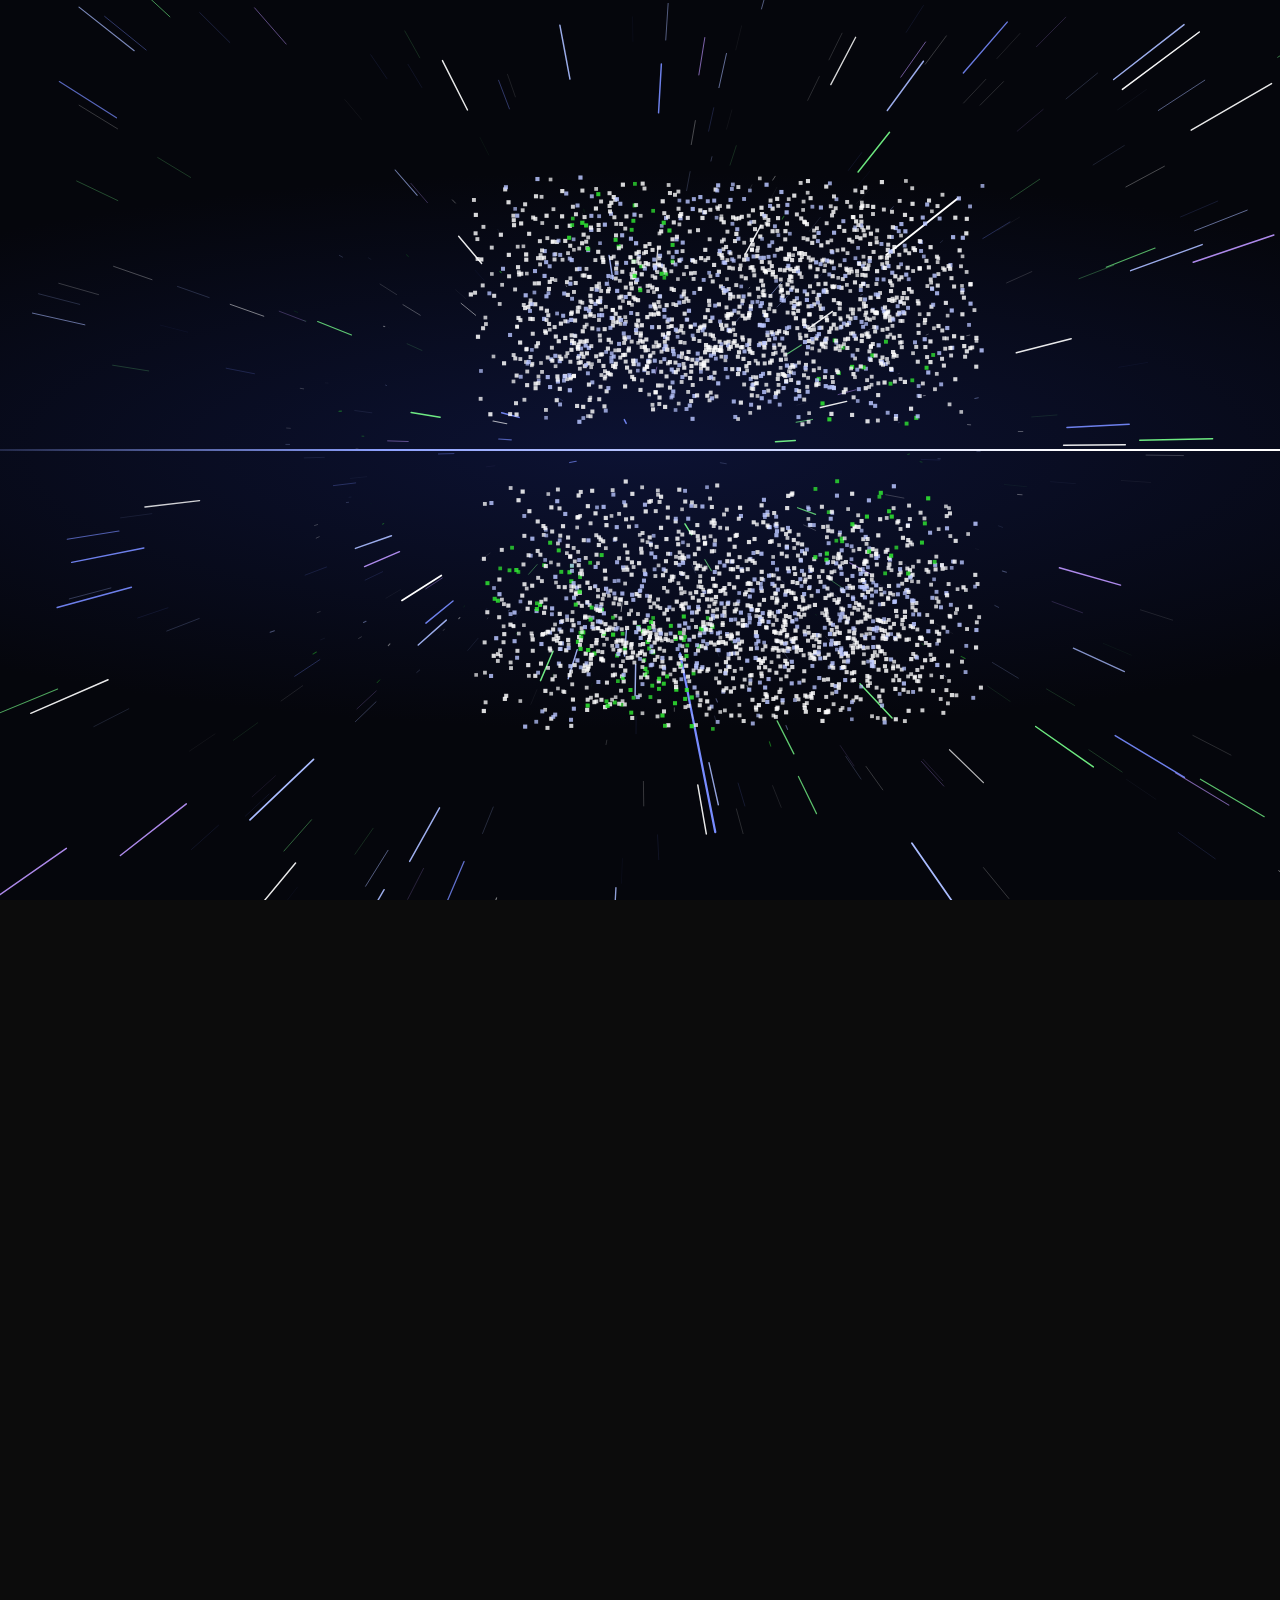
<file: index.html>
<!doctype html>
<html lang="en">
<head>
<meta charset="utf-8">
<meta name="viewport" content="width=device-width, initial-scale=1, viewport-fit=cover">
<title>Youssef Hussein</title>
<meta name="claude:viewport-fit-sides" content="cover">
<meta name="description" content="AI ads creator and graphic designer: AI video ads, AI UGC ads, AI product photography, social media design and branding.">
<link rel="preconnect" href="https://fonts.googleapis.com"><link rel="preconnect" href="https://fonts.gstatic.com" crossorigin><link rel="stylesheet" href="https://fonts.googleapis.com/css2?family=Unbounded:wght@400;500&family=Hanken+Grotesk:wght@400;500&family=Figtree:wght@500;600&family=Inter:wght@400;500&family=Plus+Jakarta+Sans:wght@500;600;700&family=Manrope:wght@400;500;700&display=swap">
<link rel="stylesheet" href="assets/site.css?v=a2343093">
<link rel="preload" as="image" href="assets/img/avatar.jpg">
<link rel="icon" href="assets/img/favicon.svg?v=8e3fefa3" type="image/svg+xml">
<link rel="icon" href="assets/img/favicon-32.png" type="image/png" sizes="32x32">
<link rel="apple-touch-icon" href="assets/img/apple-touch-icon.png">
</head>
<body data-palette="home">
<script>try{if(sessionStorage.getItem("yh-intro")&&!/[?&]intro/.test(location.search))document.documentElement.classList.add("no-intro");else document.documentElement.classList.add("intro-on")}catch(e){document.documentElement.classList.add("intro-on")}setTimeout(function(){var i=document.getElementById("intro");if(i){i.remove();document.documentElement.classList.remove("intro-on")}},8000)</script>
<style>#intro{position:fixed;inset:0;z-index:10000;overflow:hidden}#intro:not(.s-open){background:#05060c}.no-intro #intro{display:none}</style>
<div id="intro" aria-hidden="true">
  <div class="in-door in-top"></div><div class="in-door in-bot"></div>
  <canvas class="in-warp"></canvas>
  <div class="in-core">
    <div class="in-lock">
      <div class="in-ring"></div>
      <div class="in-mark"><div class="in-flash"></div><svg class="in-logo" viewBox="28 118 444 262" aria-hidden="true"><g class="lw" style="--k:0"><polygon pathLength="1" points="343.03 269.83 343.03 291.75 408.79 291.75 408.79 313.67 321.12 313.67 321.12 278.06 299.2 278.06 299.2 313.67 277.28 313.67 277.28 278.06 255.36 278.06 255.36 313.67 233.44 313.67 233.44 278.06 211.52 278.06 211.52 313.67 167.69 313.67 167.69 278.06 145.77 278.06 145.77 313.67 101.93 313.67 101.93 269.83 80.01 269.83 80.01 313.67 36.17 313.67 36.17 335.59 430.71 335.59 430.71 269.83 343.03 269.83"/></g><g class="lw" style="--k:1"><rect pathLength="1" x="36.17" y="347.76" width="87.67" height="21.92"/></g><g class="lw" style="--k:2"><path pathLength="1" d="M277.28,172.11v39.67h-21.92v-39.67h-21.92v39.67h-21.92v-39.67h-21.92v39.67h-21.92v-43.84h-65.76v43.84h-43.84v-60.65h57.91v-21.92H36.17v104.49h263.03v-61.59h-21.92ZM145.74,207h-21.96v-21.91h21.96v21.91Z"/></g><g class="lw" style="--k:3"><polygon pathLength="1" points="153.56 129.21 153.56 151.13 441.91 151.13 441.91 347.76 189.6 347.76 189.6 369.68 463.83 369.68 463.83 129.21 153.56 129.21"/></g><g class="lw" style="--k:4"><path pathLength="1" d="M408.79,172.11v39.67h-21.92v-43.84h-65.76v65.75h43.84v7.34H36.17v21.92h350.7v-29.26h43.84v-61.59h-21.92ZM364.55,210.06h-21.96v-21.91h21.96v21.91Z"/></g><g class="in-greens"><g class="lg" style="--k:0"><rect pathLength="1" x="44.6" y="278.26" width="21.92" height="21.92"/></g><g class="lg" style="--k:1"><rect pathLength="1" x="123.86" y="129.22" width="21.92" height="21.92"/></g><g class="lg" style="--k:2"><rect pathLength="1" x="131.09" y="346.66" width="24.17" height="24.13"/></g><g class="lg" style="--k:3"><rect pathLength="1" x="158.43" y="346.66" width="24.17" height="24.13"/></g><g class="lg" style="--k:4"><rect pathLength="1" x="394.79" y="242.85" width="16.71" height="18.29"/></g><g class="lg" style="--k:5"><rect pathLength="1" x="413.86" y="242.85" width="16.71" height="18.29"/></g></g></svg></div>
    </div>
  </div>
  <div class="in-gap"></div><div class="in-beam"></div><div class="in-blade"></div><div class="in-white"></div>
</div>
<div class="stage" aria-hidden="true"><canvas></canvas><div class="vig"></div></div>
<div class="orb" aria-hidden="true"></div>
<header class="nav">
  <a class="logo" href="./" aria-label="Youssef Hussein, home"><img src="assets/img/logo.png" alt="يوسف حسين" width="66" height="66"></a>
  <nav class="links" id="menu" aria-label="Main">
    <a href="./" aria-current="page">Home</a>
    <a href="https://www.instagram.com/youssefhussein.ai/" target="_blank" rel="noopener">Work</a>
    <a href="about.html">About</a>
    <a href="./#experience-1">Experience</a>
    <a href="./#faq">FAQs</a>
    <a class="m-contact" href="https://wa.me/qr/GN5DE5CB6URFF1" target="_blank" rel="noopener">Contact <span class="dot-arrow"><svg width="11" height="11" viewBox="0 0 24 24" fill="none" stroke="currentColor" stroke-width="2" stroke-linecap="round" stroke-linejoin="round"><path d="M7 17 17 7M8 7h9v9"/></svg></span></a>
  </nav>
  <button class="menu-btn" aria-expanded="false" aria-controls="menu" aria-label="Open menu"><span></span><span></span><span></span></button>
  <a class="contact" href="https://wa.me/qr/GN5DE5CB6URFF1" target="_blank" rel="noopener">Contact <span class="dot-arrow"><svg width="11" height="11" viewBox="0 0 24 24" fill="none" stroke="currentColor" stroke-width="2" stroke-linecap="round" stroke-linejoin="round"><path d="M7 17 17 7M8 7h9v9"/></svg></span></a>
</header>
<main>
<section class="hero gut" id="top">
  <div class="stars"></div>
  <div class="avatar rv" style="--rs:.5;--ry:0px;--rd:.3s"><img src="assets/img/avatar.jpg" alt="Youssef Hussein" width="112" height="112"></div>
  <div class="badge pop"><span class="pulser"></span>Available Now</div>
  <h1 class="title rv" style="--rd:.4s" data-type="AI Ads Creator|Graphic Designer">AI Ads Creator</h1>
  <p class="lede" data-words style="--sd:.5s">Creating marketing content that helps startups and brands stand out.</p>
  <div class="cta-row rv" style="--rd:.8s"><a class="gbtn " href="https://www.instagram.com/youssefhussein.ai/" target="_blank" rel="noopener"><span class="halo"></span>See my AI ads</a><button class="obtn" type="button" data-cv aria-haspopup="dialog">My CV</button><a class="gbtn m" href="https://www.behance.net/Youssef_Hussein" target="_blank" rel="noopener"><span class="halo"></span>Design work</a></div>
  <div class="tag"><b>Programs</b><span class="rest"><span>That I use in my work</span></span></div>
  <div class="ticker rv" style="--ry:0px;--rd:1.5s" data-ticker aria-label="Programs I use"><div class="track"></div></div>
  <div class="hint" aria-hidden="true"><span>Scroll down</span><i></i><span class="mouse"></span><i></i><span>To See More</span></div>
</section>
<section class="services" id="services">
  <div class="head" data-sb><span class="eyebrow rv" style="--rb:6px">Services</span><h2 class="h-unb" data-split>What I can do for you</h2></div>
  <div class="svc-intro rv"><p>AI is my main craft. Design is where I started, and it shapes every frame I make.</p></div>
  <div class="pills rv"><a class="pill b" href="https://wa.me/qr/GN5DE5CB6URFF1" target="_blank" rel="noopener"><span>Contact Me</span><span class="arr"><svg width="14" height="14" viewBox="0 0 24 24" fill="none" stroke="currentColor" stroke-width="2" stroke-linecap="round" stroke-linejoin="round"><path d="M7 17 17 7M8 7h9v9"/></svg></span></a><a class="pill g" href="https://www.instagram.com/youssefhussein.ai/" target="_blank" rel="noopener"><span>View AI Ads</span><span class="arr"><svg width="14" height="14" viewBox="0 0 24 24" fill="none" stroke="currentColor" stroke-width="2" stroke-linecap="round" stroke-linejoin="round"><path d="M7 17 17 7M8 7h9v9"/></svg></span></a><a class="pill m" href="https://www.behance.net/Youssef_Hussein" target="_blank" rel="noopener"><span>Design Portfolio</span><span class="arr"><svg width="14" height="14" viewBox="0 0 24 24" fill="none" stroke="currentColor" stroke-width="2" stroke-linecap="round" stroke-linejoin="round"><path d="M7 17 17 7M8 7h9v9"/></svg></span></a></div>
  <div class="svc-grid"><article class="card svc ai rv" style="--rd:0.00s">
      <div class="svc-top"><span class="ic"><svg width="24" height="24" viewBox="0 0 256 256" fill="none" stroke="currentColor" stroke-width="16" stroke-linecap="round" stroke-linejoin="round"><rect x="24" y="60" width="160" height="136" rx="16"/><path d="m184 112 48-28v88l-48-28"/></svg></span><span class="kind">AI production</span></div>
      <h3>AI Video Ads</h3><p>Cinematic product commercials made with AI: liquids, light, macro textures and slow, luxurious camera moves, from the idea to the final edit with music and sound.</p>
      <ul class="svc-tags"><li>Reels &amp; TikTok</li><li>YouTube</li><li>Any format</li></ul>
    </article><article class="card svc ai rv" style="--rd:0.08s">
      <div class="svc-top"><span class="ic"><svg width="24" height="24" viewBox="0 0 256 256" fill="none" stroke="currentColor" stroke-width="16" stroke-linecap="round" stroke-linejoin="round"><path d="M208 208H48a16 16 0 0 1-16-16V80a16 16 0 0 1 16-16h32l16-24h64l16 24h32a16 16 0 0 1 16 16v112a16 16 0 0 1-16 16z"/><circle cx="128" cy="132" r="36"/></svg></span><span class="kind">AI production</span></div>
      <h3>AI Product Photography</h3><p>Studio packshots and campaign scenes for any product, with no photoshoot. Built from your real product photos and accurate down to the label.</p>
      <ul class="svc-tags"><li>Packshots</li><li>Lifestyle scenes</li><li>Catalogs</li></ul>
    </article><article class="card svc ai rv" style="--rd:0.16s">
      <div class="svc-top"><span class="ic"><svg width="24" height="24" viewBox="0 0 256 256" fill="none" stroke="currentColor" stroke-width="16" stroke-linecap="round" stroke-linejoin="round"><rect x="72" y="24" width="112" height="208" rx="20"/><circle cx="128" cy="100" r="22"/><path d="M92 168a40 40 0 0 1 72 0"/></svg></span><span class="kind">AI production</span></div>
      <h3>AI UGC Ads</h3><p>Creator-style ads where an AI presenter talks about your product, with a natural phone-shot look, voiceover and B-roll that feels real.</p>
      <ul class="svc-tags"><li>Talking presenters</li><li>Voiceover</li><li>B-roll</li></ul>
    </article><article class="card svc ai rv" style="--rd:0.00s">
      <div class="svc-top"><span class="ic"><svg width="24" height="24" viewBox="0 0 256 256" fill="none" stroke="currentColor" stroke-width="16" stroke-linecap="round" stroke-linejoin="round"><path d="M96 224h64M104 192h48"/><path d="M88 160a72 72 0 1 1 80 0c-8 6-8 14-8 24H96c0-10 0-18-8-24z"/></svg></span><span class="kind">AI production</span></div>
      <h3>Ad Concepts &amp; Scripts</h3><p>Ideas, hooks and shot lists built around what makes people stop and buy, with variations ready to test on Meta and TikTok.</p>
      <ul class="svc-tags"><li>Hooks</li><li>Storyboards</li><li>Ad variations</li></ul>
    </article><article class="card svc design rv" style="--rd:0.08s">
      <div class="svc-top"><span class="ic"><svg width="24" height="24" viewBox="0 0 256 256" fill="none" stroke="currentColor" stroke-width="16" stroke-linecap="round" stroke-linejoin="round"><circle cx="128" cy="128" r="40"/><rect x="32" y="32" width="192" height="192" rx="48"/><circle cx="180" cy="76" r="5" fill="currentColor"/></svg></span><span class="kind">Design</span></div>
      <h3>Social Media Design</h3><p>Scroll-stopping, on-brand posts and ad designs that help businesses stand out and grow their engagement.</p>
      <ul class="svc-tags"><li>Posts</li><li>Ad designs</li><li>Carousels</li></ul>
    </article><article class="card svc design rv" style="--rd:0.16s">
      <div class="svc-top"><span class="ic"><svg width="24" height="24" viewBox="0 0 256 256" fill="none" stroke="currentColor" stroke-width="16" stroke-linecap="round" stroke-linejoin="round"><path d="M200 136a72 72 0 1 1-72-72"/><circle cx="84" cy="116" r="12"/><circle cx="116" cy="168" r="12"/><path d="M216 40 128 128"/></svg></span><span class="kind">Design</span></div>
      <h3>Brand Identity &amp; Logos</h3><p>Clean, timeless logos and visual identities that stay consistent everywhere, from print to screen.</p>
      <ul class="svc-tags"><li>Logos</li><li>Brand guides</li><li>Print</li></ul>
    </article></div>
</section>
<section class="statement gut" id="experience" aria-label="About me">
  <div class="row rv" style="--rd:0.00s" data-sb><span>I’m Youssef, an</span><span class="chip">AI ads creator</span><span>with a</span><span class="chip">graphic designer’s eye</span></div>
  <div class="row rv" style="--rd:0.06s" data-sb><span>and over</span><span class="chip">three years</span><span>of experience creating visual content.</span></div>
  <div class="row rv" style="--rd:0.12s" data-sb><span>I turn simple</span><span class="chip">product photos</span><span>into</span><span class="chip">cinematic ads</span><span>and</span><span class="chip">scroll-stopping visuals</span></div>
  <div class="row rv" style="--rd:0.18s" data-sb><span>handling every step myself, from the</span><span class="chip">first idea</span><span>and</span><span class="chip">storyboard</span></div>
  <div class="row rv" style="--rd:0.24s" data-sb><span>to the</span><span class="chip">AI visuals</span><span class="chip">animation</span><span class="chip">editing</span><span>and</span><span class="chip">sound design</span></div>
  <div class="row rv" style="--rd:0.30s" data-sb><span>while keeping your product</span><span class="chip">true to the real thing</span><span>in every single frame.</span></div>
  <div class="row rv" style="--rd:0.36s" data-sb><span>Ads that look</span><span class="chip">premium</span><span>feel</span><span class="chip">real</span><span>and help brands</span><span class="chip">sell</span></div>
  <div class="row rv" style="--rd:0.42s" data-sb><span>at a fraction of the cost of a shoot, all</span><span class="chip">without a camera crew.</span></div>
</section>
<section class="gut"><div class="stats"><div class="stat rv" style="--rd:0.00s"><strong data-count="40" data-suffix="+">40<em>+</em></strong><small>Clients</small></div><div class="stat rv" style="--rd:0.08s"><strong data-count="3" data-suffix="+">3<em>+</em></strong><small>Years in visual work</small></div><div class="stat rv" style="--rd:0.16s"><strong data-count="80" data-suffix="+">80<em>+</em></strong><small>Projects delivered</small></div><div class="stat rv" style="--rd:0.24s"><strong data-count="99" data-suffix="%">99<em>%</em></strong><small>Client satisfaction</small></div></div></section>
<section class="block gut" id="skills"><div class="wrap">
  <h2 class="h-sec" data-split data-sb>Skills</h2>
  <div class="sk-group"><h3 class="sk-label rv">What I do</h3><div class="skills"><span data-split style="--sd:0.00s">AI video ads</span><span data-split style="--sd:0.03s">AI product photography</span><span data-split style="--sd:0.06s">AI UGC ads</span><span data-split style="--sd:0.09s">Image-to-video animation</span><span data-split style="--sd:0.12s">Prompt engineering</span><span data-split style="--sd:0.15s">Storyboarding</span><span data-split style="--sd:0.18s">Creative direction</span><span data-split style="--sd:0.21s">Ad scripts & hooks</span><span data-split style="--sd:0.24s">Video editing</span><span data-split style="--sd:0.27s">Meta ads creative testing</span><span data-split style="--sd:0.30s">Social media design</span><span data-split style="--sd:0.33s">Brand identity</span><span data-split style="--sd:0.36s">Logo design</span><span data-split style="--sd:0.39s">Print design</span></div></div>
  <div class="sk-group"><h3 class="sk-label rv">Tools I use</h3><div class="skills tools"><span data-split style="--sd:0.42s">Nano Banana Pro</span><span data-split style="--sd:0.45s">Seedance 2.0</span><span data-split style="--sd:0.48s">Kling</span><span data-split style="--sd:0.51s">Seedream</span><span data-split style="--sd:0.54s">Midjourney</span><span data-split style="--sd:0.57s">Adobe Premiere Pro</span><span data-split style="--sd:0.60s">Adobe Photoshop</span><span data-split style="--sd:0.63s">Adobe Illustrator</span><span data-split style="--sd:0.66s">Adobe InDesign</span></div></div>
</div></section>
<section class="block gut" id="experience-1"><div class="wrap">
  <h2 class="h-sec" data-split data-sb>Experience</h2>
  <div class="exp"><div class="job" data-sb><div class="role" data-split>AI Ads Creator</div><div class="co"><span data-split style="--sd:.15s">CLEANIC</span><small data-split style="--sd:.3s">Jan 2026 - Present · Full-time, remote</small></div></div><div class="job" data-sb><div class="role" data-split>Graphic Designer</div><div class="co"><span data-split style="--sd:.15s">Rhythm Express</span><small data-split style="--sd:.3s">Feb 2026 - Present</small></div></div><div class="job" data-sb><div class="role" data-split>Graphic Designer</div><div class="co"><span data-split style="--sd:.15s">Orbit Advertising Agency</span><small data-split style="--sd:.3s">Jun 2025 - Dec 2025</small></div></div><div class="job" data-sb><div class="role" data-split>Graphic Designer</div><div class="co"><span data-split style="--sd:.15s">Defy Advertising Agency</span><small data-split style="--sd:.3s">May 2025 - Nov 2025</small></div></div><div class="job" data-sb><div class="role" data-split>Graphic Designer</div><div class="co"><span data-split style="--sd:.15s">Waha Nore Al Hayah</span><small data-split style="--sd:.3s">Nov 2024 - Jun 2025</small></div></div><div class="job" data-sb><div class="role" data-split>AI Ads &amp; Graphic Design</div><div class="co"><span data-split style="--sd:.15s">Freelance</span><small data-split style="--sd:.3s">Aug 2022 - Present</small></div></div></div>
</div></section>
<section class="block gut" id="faq"><div class="wrap">
  <h2 class="h-sec" data-split data-sb>Frequently asked questions</h2>
  <div class="faq"><div class="q rv" style="--rd:0.00s"><button id="fq0" aria-expanded="false" aria-controls="fa0"><span>Do you have any conditions before starting a project?</span><svg class="chev" viewBox="0 0 24 24" fill="none" stroke="currentColor" stroke-width="2" stroke-linecap="round" stroke-linejoin="round"><path d="m9 6 6 6-6 6"/></svg></button><div class="a" id="fa0" role="region" aria-labelledby="fq0"><div><p>Yes. I don’t create any images of women that aren’t modest, and I don’t advertise haram products such as alcohol, gambling, and similar things.</p></div></div></div><div class="q rv" style="--rd:0.04s"><button id="fq1" aria-expanded="false" aria-controls="fa1"><span>What do you need from me to make an AI ad?</span><svg class="chev" viewBox="0 0 24 24" fill="none" stroke="currentColor" stroke-width="2" stroke-linecap="round" stroke-linejoin="round"><path d="m9 6 6 6-6 6"/></svg></button><div class="a" id="fa1" role="region" aria-labelledby="fq1"><div><p>Clear photos of your product, your logo, and a short brief: who the ad is for, where it will run, and any references you like. I take it from there: concept, storyboard, visuals, animation, edit and sound.</p></div></div></div><div class="q rv" style="--rd:0.08s"><button id="fq2" aria-expanded="false" aria-controls="fa2"><span>Will my real product look accurate?</span><svg class="chev" viewBox="0 0 24 24" fill="none" stroke="currentColor" stroke-width="2" stroke-linecap="round" stroke-linejoin="round"><path d="m9 6 6 6-6 6"/></svg></button><div class="a" id="fa2" role="region" aria-labelledby="fq2"><div><p>Yes. Every shot is built from your actual product photos, and I check the label, colors and shape frame by frame. Any shot that drifts from the real product gets fixed before it’s animated.</p></div></div></div><div class="q rv" style="--rd:0.12s"><button id="fq3" aria-expanded="false" aria-controls="fa3"><span>Why AI ads instead of a traditional shoot?</span><svg class="chev" viewBox="0 0 24 24" fill="none" stroke="currentColor" stroke-width="2" stroke-linecap="round" stroke-linejoin="round"><path d="m9 6 6 6-6 6"/></svg></button><div class="a" id="fa3" role="region" aria-labelledby="fq3"><div><p>You get studio-level, cinematic visuals without booking a crew, a location or props. That means you can test more ideas, move faster, and spend less on every creative.</p></div></div></div><div class="q rv" style="--rd:0.16s"><button id="fq4" aria-expanded="false" aria-controls="fa4"><span>What’s your usual turnaround time?</span><svg class="chev" viewBox="0 0 24 24" fill="none" stroke="currentColor" stroke-width="2" stroke-linecap="round" stroke-linejoin="round"><path d="m9 6 6 6-6 6"/></svg></button><div class="a" id="fa4" role="region" aria-labelledby="fq4"><div><p>Image sets and short ads can be ready within a day or two. Full campaigns take longer depending on the number of shots and revision rounds.</p></div></div></div><div class="q rv" style="--rd:0.20s"><button id="fq5" aria-expanded="false" aria-controls="fa5"><span>How much will it cost me to work with you?</span><svg class="chev" viewBox="0 0 24 24" fill="none" stroke="currentColor" stroke-width="2" stroke-linecap="round" stroke-linejoin="round"><path d="m9 6 6 6-6 6"/></svg></button><div class="a" id="fa5" role="region" aria-labelledby="fq5"><div><p>It depends on the scope and type of project. Once I understand your needs, I’ll send a custom quote that fits your goals and budget, with no hidden costs.</p></div></div></div><div class="q rv" style="--rd:0.24s"><button id="fq6" aria-expanded="false" aria-controls="fa6"><span>Do you still do graphic design?</span><svg class="chev" viewBox="0 0 24 24" fill="none" stroke="currentColor" stroke-width="2" stroke-linecap="round" stroke-linejoin="round"><path d="m9 6 6 6-6 6"/></svg></button><div class="a" id="fa6" role="region" aria-labelledby="fq6"><div><p>Yes. Social media designs, brand identities and logos are still part of my work, and they pair well with AI visuals when you need a complete campaign.</p></div></div></div><div class="q rv" style="--rd:0.28s"><button id="fq7" aria-expanded="false" aria-controls="fa7"><span>How do we start working together?</span><svg class="chev" viewBox="0 0 24 24" fill="none" stroke="currentColor" stroke-width="2" stroke-linecap="round" stroke-linejoin="round"><path d="m9 6 6 6-6 6"/></svg></button><div class="a" id="fa7" role="region" aria-labelledby="fq7"><div><p>Send me a message on WhatsApp or by email, and I’ll get back to you as soon as possible.</p><p><button class="copy" data-copy="+201007249310" title="Copy number">(+20) 1007249310</button> &nbsp;or&nbsp; <button class="copy" data-copy="youssefbfarawi@gmail.com" title="Copy email">youssefbfarawi@gmail.com</button></p></div></div></div><div class="q rv" style="--rd:0.32s"><button id="fq8" aria-expanded="false" aria-controls="fa8"><span>Do you work with clients remotely?</span><svg class="chev" viewBox="0 0 24 24" fill="none" stroke="currentColor" stroke-width="2" stroke-linecap="round" stroke-linejoin="round"><path d="m9 6 6 6-6 6"/></svg></button><div class="a" id="fa8" role="region" aria-labelledby="fq8"><div><p>Yes. I work fully remotely with agencies and brands, in Arabic or English.</p></div></div></div></div>
</div></section>
<section class="cta rv" style="--ry:40px" aria-label="Contact">
  <canvas aria-hidden="true"></canvas>
  <h2 data-split>Let’s do something together</h2>
  <div class="byline"><img src="assets/img/avatar-mini.jpg" alt="" width="28" height="28">Youssef Hussein - AI Ads Creator</div>
  <div class="badge"><span class="pulser"></span>Available Now</div>
  <div class="rv" style="--rd:.8s;--ry:10px"><a class="gbtn b go" href="https://wa.me/qr/GN5DE5CB6URFF1" target="_blank" rel="noopener"><span class="halo"></span>Let's Go</a></div>
</section>
<footer class="gut">
  <h5>Follow me:</h5>
  <div class="socials">
    <a href="https://www.facebook.com/youssefhusseinai/" target="_blank" rel="noopener" aria-label="Facebook"><svg viewBox="0 0 256 256" fill="none" stroke="currentColor" stroke-width="16" stroke-linecap="round" stroke-linejoin="round"><circle cx="128" cy="128" r="96"/><path d="M168 88h-16a24 24 0 0 0-24 24v112M96 144h64"/></svg></a>
    <a href="https://www.behance.net/Youssef_Hussein" target="_blank" rel="noopener" aria-label="Behance"><svg viewBox="0 0 256 256" fill="none" stroke="currentColor" stroke-width="16" stroke-linecap="round" stroke-linejoin="round"><path d="M160 80h56M24 72h68a32 32 0 0 1 0 64H24zM24 136h80a32 32 0 0 1 0 64H24zM152 160h80a40 40 0 1 0-12 28.6"/></svg></a>
    <a href="https://www.linkedin.com/in/youssef-hussein-" target="_blank" rel="noopener" aria-label="LinkedIn"><svg viewBox="0 0 256 256" fill="none" stroke="currentColor" stroke-width="16" stroke-linecap="round" stroke-linejoin="round"><rect x="32" y="32" width="192" height="192" rx="8"/><path d="M120 112v64M88 112v64M120 140a28 28 0 0 1 56 0v36"/><circle cx="88" cy="84" r="4" fill="currentColor"/></svg></a>
    <a href="https://www.instagram.com/youssefhussein.ai/" target="_blank" rel="noopener" aria-label="Instagram"><svg viewBox="0 0 256 256" fill="none" stroke="currentColor" stroke-width="16" stroke-linecap="round" stroke-linejoin="round"><circle cx="128" cy="128" r="40"/><rect x="32" y="32" width="192" height="192" rx="48"/><circle cx="180" cy="76" r="4" fill="currentColor"/></svg></a>
  </div>
  <button class="totop" type="button" aria-label="Back to top"><svg viewBox="0 0 24 24" width="16" height="16" fill="none" stroke="currentColor" stroke-width="2" stroke-linecap="round" stroke-linejoin="round"><path d="M12 19V5M5 12l7-7 7 7"/></svg></button>
  <p class="legal">© <span data-year>2026</span> Youssef Hussein · AI Ads Creator &amp; Graphic Designer</p>
</footer>
</main>

<div class="cv" id="cv" role="dialog" aria-modal="true" aria-labelledby="cv-name" hidden>
  <div class="cv-backdrop" data-cv-close></div>
  <article class="cv-panel" tabindex="-1">
    <button class="cv-x" type="button" data-cv-close aria-label="Close CV"><svg viewBox="0 0 24 24" width="18" height="18" fill="none" stroke="currentColor" stroke-width="2" stroke-linecap="round"><path d="M6 6l12 12M18 6 6 18"/></svg></button>
    <header class="cv-head cv-in">
      <img src="assets/img/avatar.jpg" alt="" width="84" height="84">
      <div>
        <span class="eyebrow">AI Ads Creator · Graphic Designer</span>
        <h2 id="cv-name">Youssef Hussein</h2>
        <p class="cv-meta"><span>Nasr City, Cairo</span><button class="copy" data-copy="+201007249310" title="Copy number">(+20) 1007249310</button><button class="copy" data-copy="youssefbfarawi@gmail.com" title="Copy email">youssefbfarawi@gmail.com</button></p>
        <a class="cv-dl" href="assets/Youssef_Hussein_CV.pdf" download="Youssef_Hussein_CV.pdf"><svg viewBox="0 0 24 24" width="16" height="16" fill="none" stroke="currentColor" stroke-width="2" stroke-linecap="round" stroke-linejoin="round"><path d="M12 4v11M7 10l5 5 5-5M5 20h14"/></svg>Download PDF</a>
      </div>
    </header>

    <section class="cv-sec cv-in"><h3>About me</h3>
      <p class="cv-lead">AI Ads Creator &amp; Graphic Designer · 3+ years in visual work</p>
      <p>An AI ads creator with a graphic design background. I produce AI-powered video ads, UGC-style ads and product photography for brands and advertising agencies, handling the full process from concept and storyboard to the final edit with music and sound. Three years of designing social media content, brand identities and logos give my AI work a strong sense of composition, color and brand consistency. I deliver on time, keep every product accurate to the real thing, and keep learning as the tools evolve.</p>
    </section>

    <div class="cv-two cv-in">
      <section class="cv-sec"><h3>Technical skills</h3><ul class="cv-list"><li>AI video ad production: concept, storyboard, image generation, animation and edit.</li><li>AI product photography and AI UGC-style ads with talking presenters.</li><li>AI tools: Nano Banana Pro, Seedance 2.0, Kling, Seedream and Midjourney.</li><li>Prompt engineering for image and video models, with product accuracy checks.</li><li>Video editing, music and sound design in Adobe Premiere Pro.</li><li>Ad scripts, hooks and creative testing for Meta ads.</li><li>Adobe Photoshop, Illustrator and InDesign.</li><li>Basics in motion graphics.</li></ul></section>
      <section class="cv-sec"><h3>Soft skills</h3><div class="cv-chips"><span>Creative Thinking</span><span>Attention to Detail</span><span>Time Management</span><span>Problem Solving</span><span>Teamwork</span><span>Open to Feedback</span><span>Effective Communication</span><span>Negotiation</span><span>Flexibility</span></div></section>
    </div>

    <section class="cv-sec cv-in"><h3>Experience &amp; training</h3><ol class="cv-time"><li class="cv-ev work"><span class="when">Jan 2026 – Present</span><div><b>CLEANIC</b><small>AI Ads Creator · full-time, remote</small></div></li><li class="cv-ev work"><span class="when">Feb 2026 – Present</span><div><b>Rhythm Express</b><small>Graphic Designer</small></div></li><li class="cv-ev work"><span class="when">Aug 2022 – Present</span><div><b>Freelance</b><small>AI ads and graphic design for brands and agencies</small></div></li><li class="cv-ev work"><span class="when">Jun 2025 – Dec 2025</span><div><b>Orbit Advertising Agency</b><small>Graphic Designer</small></div></li><li class="cv-ev work"><span class="when">May 2025 – Nov 2025</span><div><b>Defy Advertising Agency</b><small>Graphic Designer</small></div></li><li class="cv-ev work"><span class="when">Nov 2024 – Jun 2025</span><div><b>Waha Nore Al Hayah</b><small>Graphic Designer</small></div></li><li class="cv-ev study"><span class="when">Aug 2024 – Nov 2024</span><div><b>Diploma in Graphic Design</b><small>Adobe Photoshop, Illustrator, InDesign</small></div></li><li class="cv-ev study"><span class="when">Jul 2024</span><div><b>Workshop in Graphic Design</b><small>Adobe After Effects</small></div></li><li class="cv-ev work"><span class="when">Jun 2023 – Nov 2024</span><div><b>Top Clean Company</b><small>Graphic Designer</small></div></li><li class="cv-ev work"><span class="when">Oct 2022 – May 2023</span><div><b>Abo Saddam Automotive</b><small>Graphic Designer &amp; Social Media Manager</small></div></li></ol></section>

    <section class="cv-sec cv-in"><h3>Education</h3>
      <div class="cv-edu"><b>Modern University for Technology and Information (MTI)</b><span>Faculty of Mass Communication · New Media</span><span>Expected graduation: 2026</span></div>
    </section>

    <section class="cv-sec cv-in"><h3>Courses</h3><ol class="cv-courses"><li>Social media designs</li><li>Colors</li><li>Basics of combining images</li><li>Merge images</li><li>The secret language of visual communication</li><li>Fundamentals of Blender</li><li>Marketing basics</li><li>Content creation</li><li>Design Formation</li><li>The basics of learning social media designs</li><li>Merging images, advanced level</li><li>Facebook ADS</li><li>Copywriting</li><li>Computer maintenance</li></ol></section>

    <div class="cv-two cv-in">
      <section class="cv-sec"><h3>Languages</h3><div class="cv-lang"><div><b>Arabic</b><span>Native</span></div><i style="--w:100%"></i></div><div class="cv-lang"><div><b>English</b><span>Intermediate</span></div><i style="--w:62%"></i></div><div class="cv-lang"><div><b>German</b><span>Beginner</span></div><i style="--w:25%"></i></div></section>
      <section class="cv-sec"><h3>Find me</h3><div class="cv-links">
        <a href="https://www.instagram.com/youssefhussein.ai/" target="_blank" rel="noopener"><svg viewBox="0 0 256 256" fill="none" stroke="currentColor" stroke-width="16" stroke-linecap="round" stroke-linejoin="round"><circle cx="128" cy="128" r="40"/><rect x="32" y="32" width="192" height="192" rx="48"/><circle cx="180" cy="76" r="4" fill="currentColor"/></svg>Instagram</a><a href="https://www.facebook.com/youssefhusseinai/" target="_blank" rel="noopener"><svg viewBox="0 0 256 256" fill="none" stroke="currentColor" stroke-width="16" stroke-linecap="round" stroke-linejoin="round"><circle cx="128" cy="128" r="96"/><path d="M168 88h-16a24 24 0 0 0-24 24v112M96 144h64"/></svg>Facebook</a><a href="https://www.linkedin.com/in/youssef-hussein-" target="_blank" rel="noopener"><svg viewBox="0 0 256 256" fill="none" stroke="currentColor" stroke-width="16" stroke-linecap="round" stroke-linejoin="round"><rect x="32" y="32" width="192" height="192" rx="8"/><path d="M120 112v64M88 112v64M120 140a28 28 0 0 1 56 0v36"/><circle cx="88" cy="84" r="4" fill="currentColor"/></svg>LinkedIn</a><a href="https://www.behance.net/Youssef_Hussein" target="_blank" rel="noopener"><svg viewBox="0 0 256 256" fill="none" stroke="currentColor" stroke-width="16" stroke-linecap="round" stroke-linejoin="round"><path d="M160 80h56M24 72h68a32 32 0 0 1 0 64H24zM24 136h80a32 32 0 0 1 0 64H24zM152 160h80a40 40 0 1 0-12 28.6"/></svg>Behance</a><a href="https://wa.me/qr/GN5DE5CB6URFF1" target="_blank" rel="noopener"><svg viewBox="0 0 256 256" fill="none" stroke="currentColor" stroke-width="16" stroke-linecap="round" stroke-linejoin="round"><path d="M45.4 177A95.9 95.9 0 1 1 79 210.6l-33.6 9.9a8 8 0 0 1-9.9-9.9z"/></svg>WhatsApp</a>
      </div></section>
    </div>
  </article>
</div>
<script src="assets/site.js?v=4ab926b7"></script>
</body>
</html>
</file>
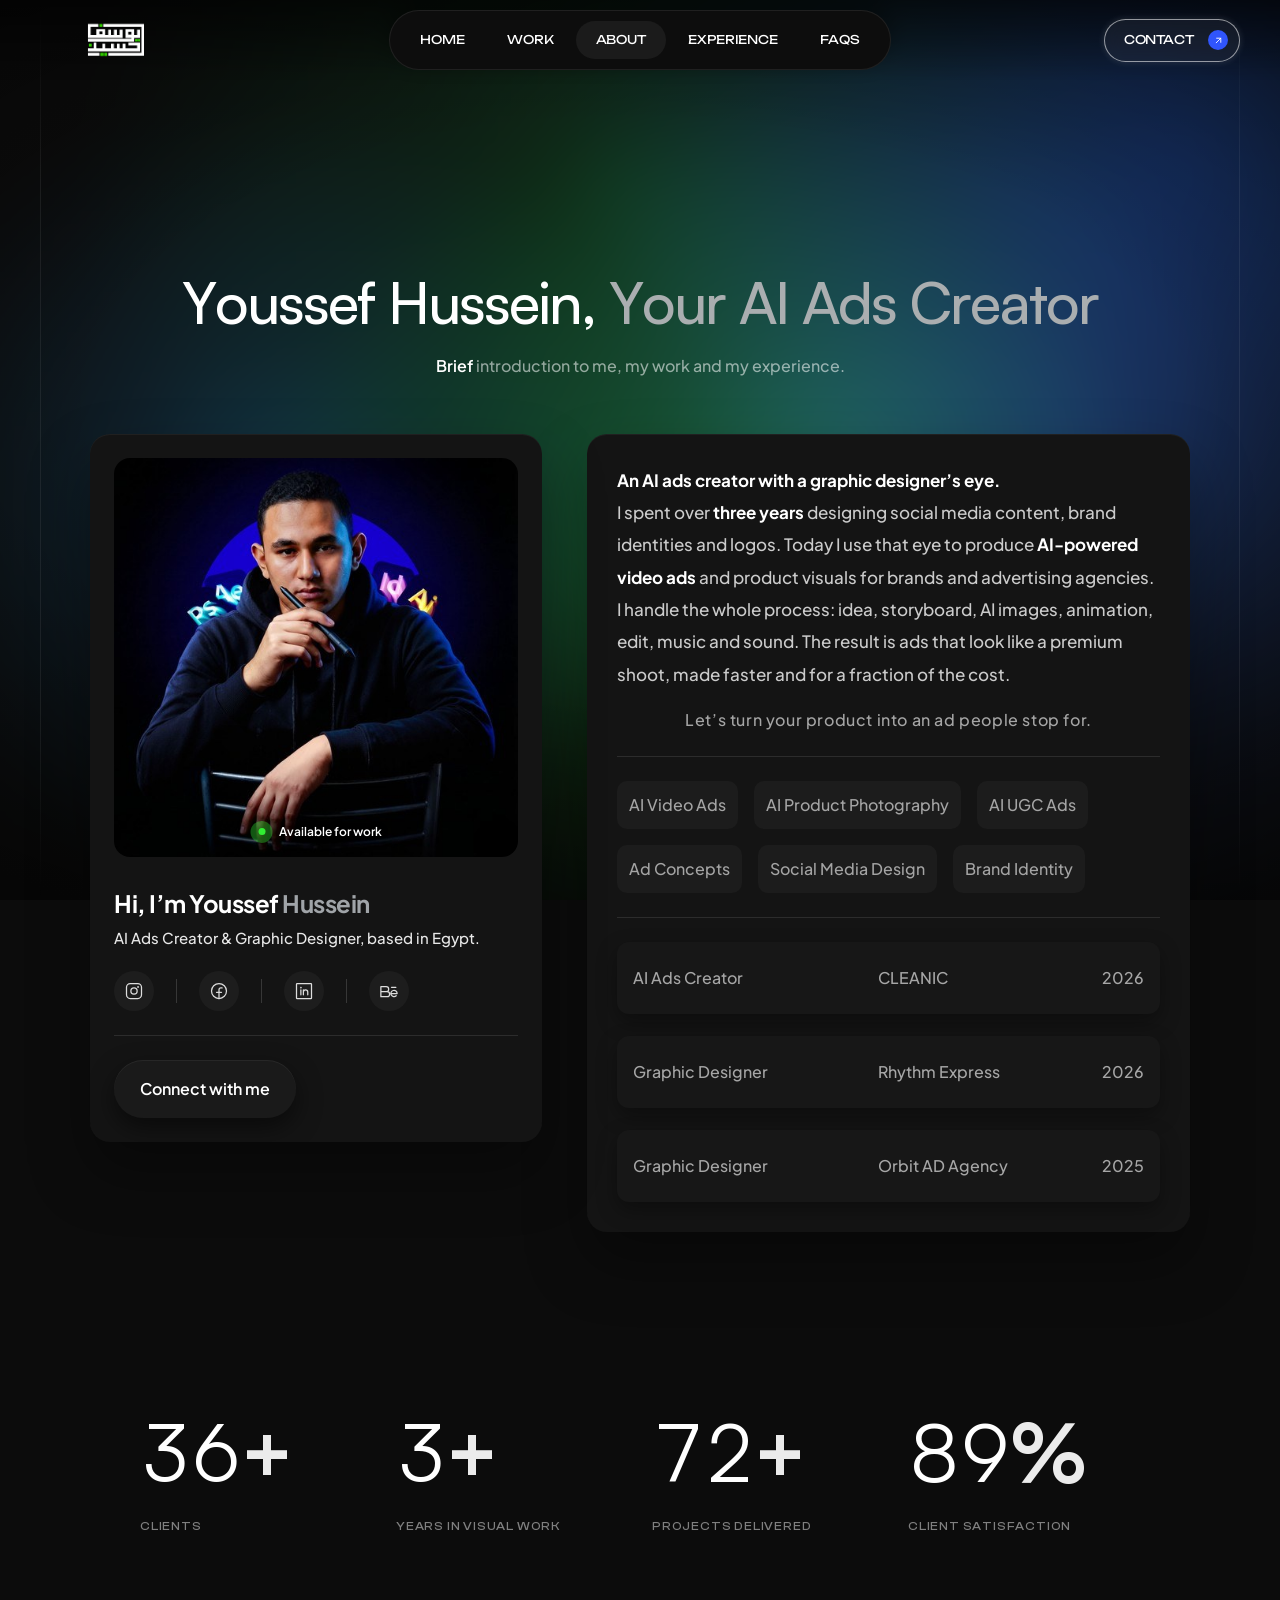
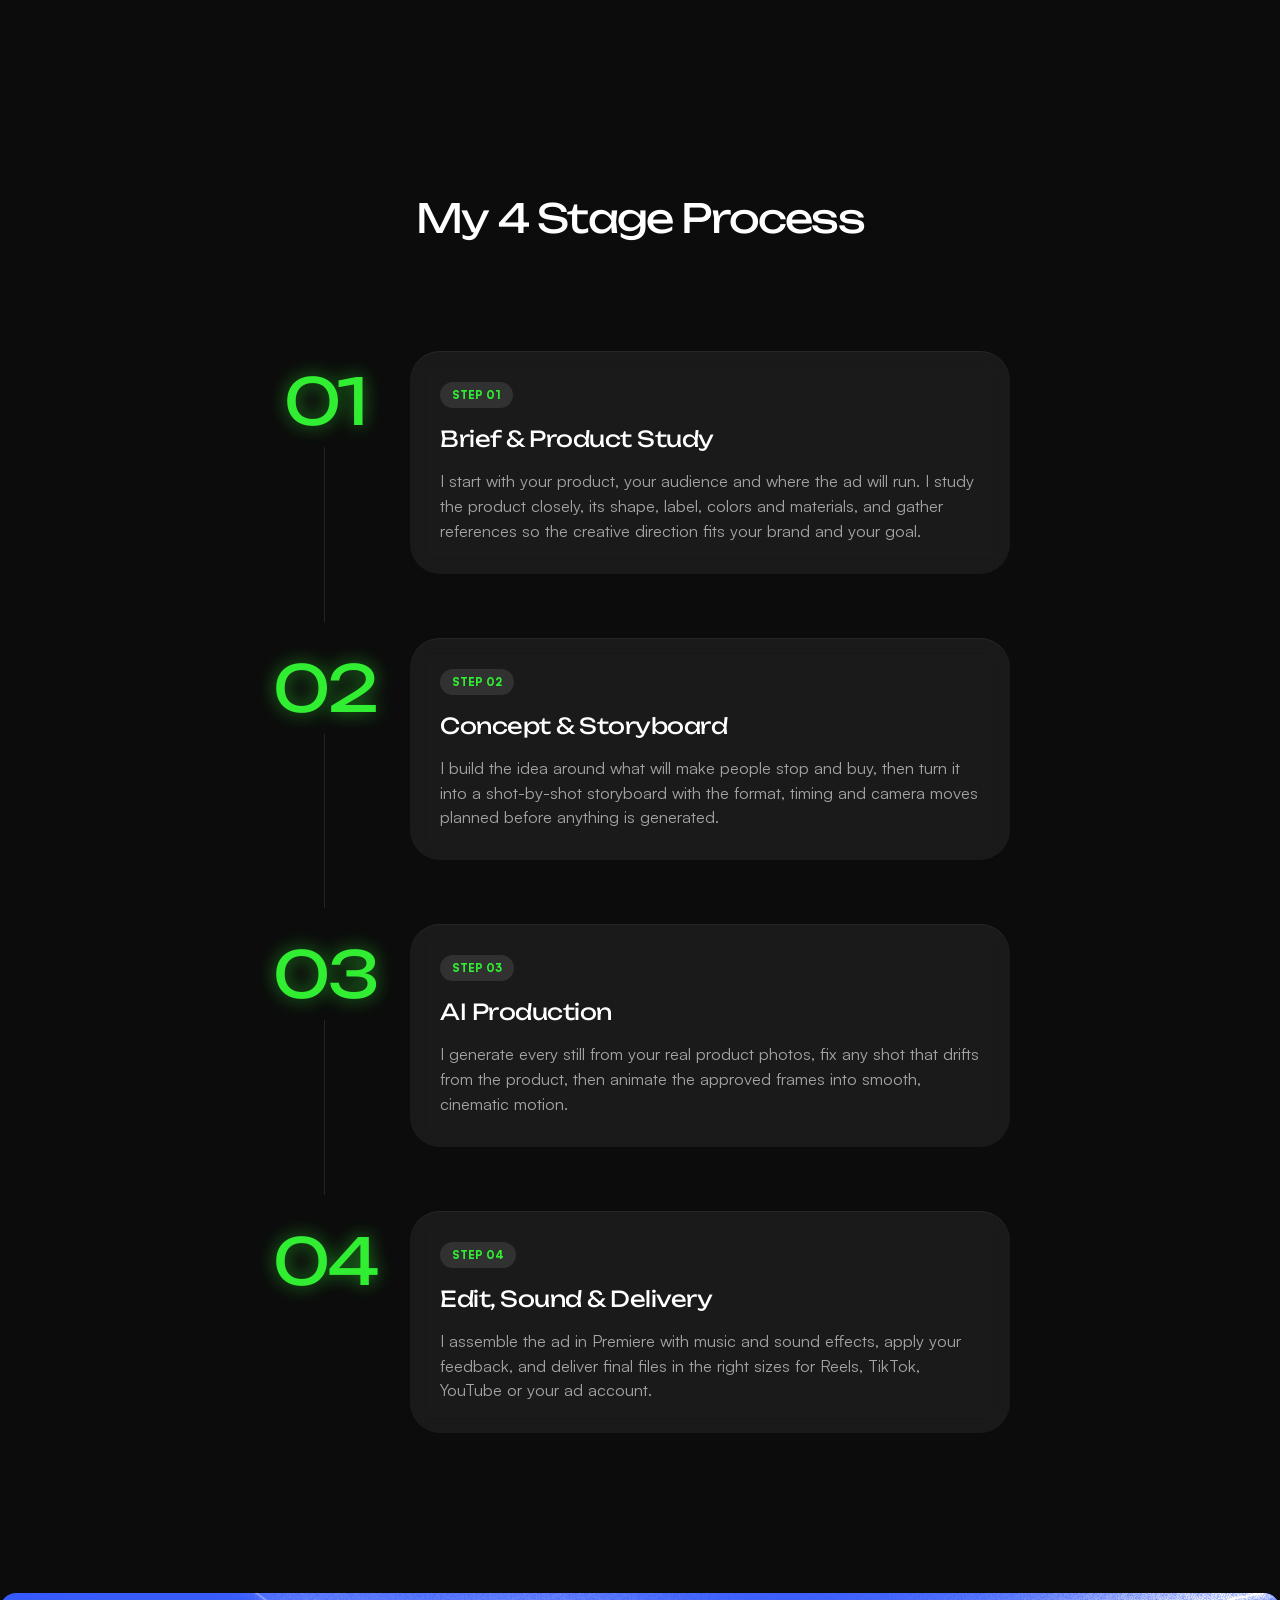
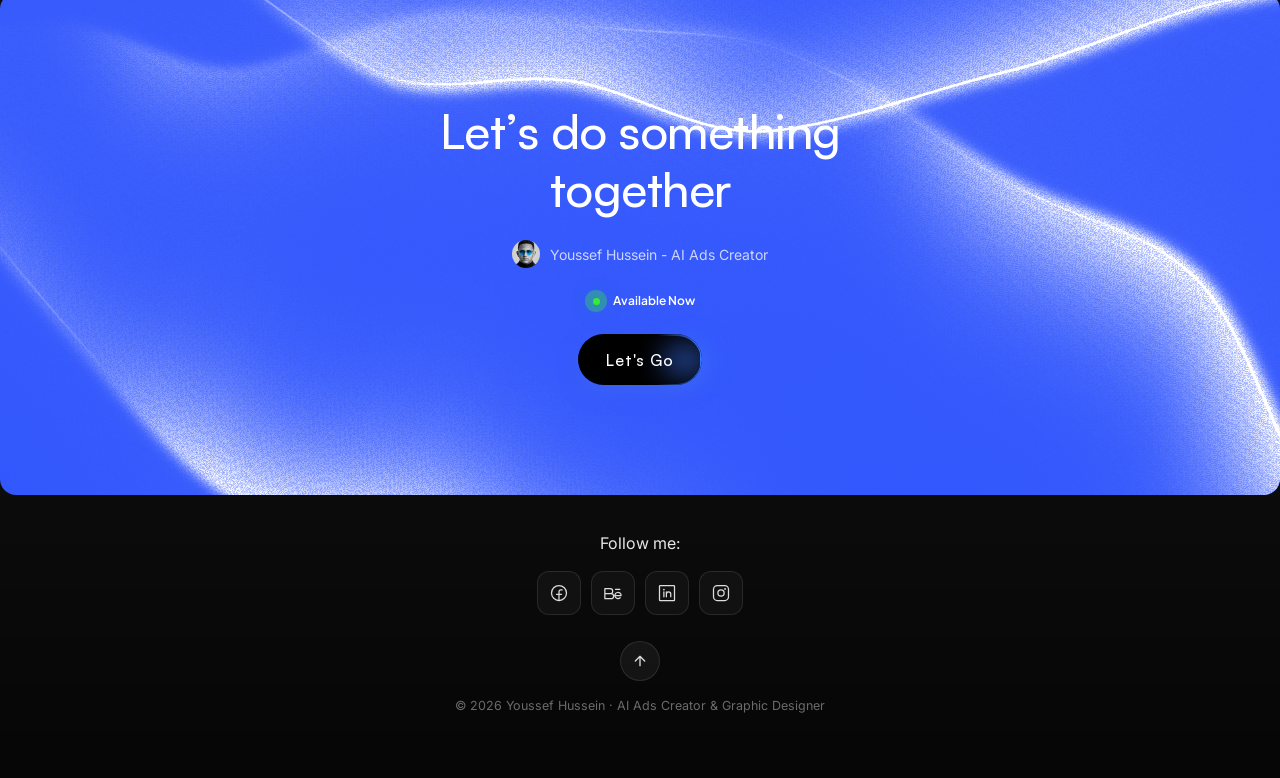
<file: about.html>
<!doctype html>
<html lang="en">
<head>
<meta charset="utf-8">
<meta name="viewport" content="width=device-width, initial-scale=1, viewport-fit=cover">
<title>About Youssef Hussein</title>
<meta name="claude:viewport-fit-sides" content="cover">
<meta name="description" content="Youssef Hussein, AI ads creator and graphic designer based in Egypt: profile, experience and how I work.">
<link rel="preconnect" href="https://fonts.googleapis.com"><link rel="preconnect" href="https://fonts.gstatic.com" crossorigin><link rel="stylesheet" href="https://fonts.googleapis.com/css2?family=Unbounded:wght@400;500&family=Hanken+Grotesk:wght@400;500&family=Figtree:wght@500;600&family=Inter:wght@400;500&family=Plus+Jakarta+Sans:wght@500;600;700&family=Manrope:wght@400;500;700&display=swap">
<link rel="stylesheet" href="assets/site.css?v=a2343093">
<link rel="preload" as="image" href="assets/img/avatar.jpg">
<link rel="icon" href="assets/img/favicon.svg?v=8e3fefa3" type="image/svg+xml">
<link rel="icon" href="assets/img/favicon-32.png" type="image/png" sizes="32x32">
<link rel="apple-touch-icon" href="assets/img/apple-touch-icon.png">
</head>
<body data-palette="about">
<div class="stage" aria-hidden="true"><canvas></canvas><div class="vig"></div></div>
<div class="orb" aria-hidden="true"></div>
<div class="guides" aria-hidden="true"></div>
<header class="nav">
  <a class="logo" href="./" aria-label="Youssef Hussein, home"><img src="assets/img/logo.png" alt="يوسف حسين" width="66" height="66"></a>
  <nav class="links" id="menu" aria-label="Main">
    <a href="./">Home</a>
    <a href="https://www.instagram.com/youssefhussein.ai/" target="_blank" rel="noopener">Work</a>
    <a href="about.html" aria-current="page">About</a>
    <a href="./#experience-1">Experience</a>
    <a href="./#faq">FAQs</a>
    <a class="m-contact" href="https://wa.me/qr/GN5DE5CB6URFF1" target="_blank" rel="noopener">Contact <span class="dot-arrow"><svg width="11" height="11" viewBox="0 0 24 24" fill="none" stroke="currentColor" stroke-width="2" stroke-linecap="round" stroke-linejoin="round"><path d="M7 17 17 7M8 7h9v9"/></svg></span></a>
  </nav>
  <button class="menu-btn" aria-expanded="false" aria-controls="menu" aria-label="Open menu"><span></span><span></span><span></span></button>
  <a class="contact" href="https://wa.me/qr/GN5DE5CB6URFF1" target="_blank" rel="noopener">Contact <span class="dot-arrow"><svg width="11" height="11" viewBox="0 0 24 24" fill="none" stroke="currentColor" stroke-width="2" stroke-linecap="round" stroke-linejoin="round"><path d="M7 17 17 7M8 7h9v9"/></svg></span></a>
</header>
<main>
<section class="a-hero gut" id="profile">
  <h1 data-split>Youssef Hussein, <span class="soft">Your AI Ads Creator</span></h1>
  <p class="rv" style="--rd:.5s;--rb:6px"><b>Brief</b> introduction to me, my work and my experience.</p>
  <div class="profile">
    <aside class="panel pcard rv" style="--ry:40px;--rd:.3s">
      <div class="photo"><img src="assets/img/about-photo.jpg" alt="Youssef Hussein at his desk" width="405" height="400"><span class="badge"><span class="pulser"></span>Available for work</span></div>
      <h2>Hi, I’m Youssef <span>Hussein</span></h2>
      <p class="loc">AI Ads Creator &amp; Graphic Designer, based in Egypt.</p>
      <div class="srow"><a href="https://www.instagram.com/youssefhussein.ai/" target="_blank" rel="noopener" aria-label="Instagram"><svg viewBox="0 0 256 256" fill="none" stroke="currentColor" stroke-width="16" stroke-linecap="round" stroke-linejoin="round"><circle cx="128" cy="128" r="40"/><rect x="32" y="32" width="192" height="192" rx="48"/><circle cx="180" cy="76" r="4" fill="currentColor"/></svg></a><i></i><a href="https://www.facebook.com/youssefhusseinai/" target="_blank" rel="noopener" aria-label="Facebook"><svg viewBox="0 0 256 256" fill="none" stroke="currentColor" stroke-width="16" stroke-linecap="round" stroke-linejoin="round"><circle cx="128" cy="128" r="96"/><path d="M168 88h-16a24 24 0 0 0-24 24v112M96 144h64"/></svg></a><i></i><a href="https://www.linkedin.com/in/youssef-hussein-" target="_blank" rel="noopener" aria-label="LinkedIn"><svg viewBox="0 0 256 256" fill="none" stroke="currentColor" stroke-width="16" stroke-linecap="round" stroke-linejoin="round"><rect x="32" y="32" width="192" height="192" rx="8"/><path d="M120 112v64M88 112v64M120 140a28 28 0 0 1 56 0v36"/><circle cx="88" cy="84" r="4" fill="currentColor"/></svg></a><i></i><a href="https://www.behance.net/Youssef_Hussein" target="_blank" rel="noopener" aria-label="Behance"><svg viewBox="0 0 256 256" fill="none" stroke="currentColor" stroke-width="16" stroke-linecap="round" stroke-linejoin="round"><path d="M160 80h56M24 72h68a32 32 0 0 1 0 64H24zM24 136h80a32 32 0 0 1 0 64H24zM152 160h80a40 40 0 1 0-12 28.6"/></svg></a></div>
      <div class="hr"></div>
      <a class="connect" href="https://wa.me/qr/GN5DE5CB6URFF1" target="_blank" rel="noopener">Connect with me</a>
    </aside>
    <div class="panel info rv" style="--ry:40px;--rd:.45s">
      <p class="bio"><b>An AI ads creator with a graphic designer’s eye.</b><br>I spent over <b>three years</b> designing social media content, brand identities and logos. Today I use that eye to produce <b>AI-powered video ads</b> and product visuals for brands and advertising agencies.<br>I handle the whole process: idea, storyboard, AI images, animation, edit, music and sound. The result is ads that look like a premium shoot, made faster and for a fraction of the cost.</p>
      <p class="sign">Let’s turn your product into an ad people stop for.</p>
      <div class="hr"></div>
      <div class="tags" id="about-skills"><span>AI Video Ads</span><span>AI Product Photography</span><span>AI UGC Ads</span><span>Ad Concepts</span><span>Social Media Design</span><span>Brand Identity</span></div>
      <div class="hr"></div>
      <div class="erows"><div class="erow"><span>AI Ads Creator</span><span class="c">CLEANIC</span><b>2026</b></div><div class="erow"><span>Graphic Designer</span><span class="c">Rhythm Express</span><b>2026</b></div><div class="erow"><span>Graphic Designer</span><span class="c">Orbit AD Agency</span><b>2025</b></div></div>
    </div>
  </div>
</section>
<div style="height:120px"></div>
<section class="gut"><div class="stats"><div class="stat rv" style="--rd:0.00s"><strong data-count="40" data-suffix="+">40<em>+</em></strong><small>Clients</small></div><div class="stat rv" style="--rd:0.08s"><strong data-count="3" data-suffix="+">3<em>+</em></strong><small>Years in visual work</small></div><div class="stat rv" style="--rd:0.16s"><strong data-count="80" data-suffix="+">80<em>+</em></strong><small>Projects delivered</small></div><div class="stat rv" style="--rd:0.24s"><strong data-count="99" data-suffix="%">99<em>%</em></strong><small>Client satisfaction</small></div></div></section>
<section class="gut" id="step">
  <div class="steps-head"><span class="eyebrow rv">How I Work</span><h2 class="h-unb" data-split>My 4 Stage Process</h2></div>
  <div class="steps"><div class="step"><div class="num rv" style="--rs:.7;--ry:0px">01</div><span class="rail"><i></i></span>
  <div class="scard rv" style="--ry:40px"><span class="eyebrow">Step 01</span><h3>Brief &amp; Product Study</h3><p>I start with your product, your audience and where the ad will run. I study the product closely, its shape, label, colors and materials, and gather references so the creative direction fits your brand and your goal.</p></div></div><div class="step"><div class="num rv" style="--rs:.7;--ry:0px">02</div><span class="rail"><i></i></span>
  <div class="scard rv" style="--ry:40px"><span class="eyebrow">Step 02</span><h3>Concept &amp; Storyboard</h3><p>I build the idea around what will make people stop and buy, then turn it into a shot-by-shot storyboard with the format, timing and camera moves planned before anything is generated.</p></div></div><div class="step"><div class="num rv" style="--rs:.7;--ry:0px">03</div><span class="rail"><i></i></span>
  <div class="scard rv" style="--ry:40px"><span class="eyebrow">Step 03</span><h3>AI Production</h3><p>I generate every still from your real product photos, fix any shot that drifts from the product, then animate the approved frames into smooth, cinematic motion.</p></div></div><div class="step"><div class="num rv" style="--rs:.7;--ry:0px">04</div><span class="rail"><i></i></span>
  <div class="scard rv" style="--ry:40px"><span class="eyebrow">Step 04</span><h3>Edit, Sound &amp; Delivery</h3><p>I assemble the ad in Premiere with music and sound effects, apply your feedback, and deliver final files in the right sizes for Reels, TikTok, YouTube or your ad account.</p></div></div></div>
</section>
<section class="cta rv" style="--ry:40px" aria-label="Contact">
  <canvas aria-hidden="true"></canvas>
  <h2 data-split>Let’s do something together</h2>
  <div class="byline"><img src="assets/img/avatar-mini.jpg" alt="" width="28" height="28">Youssef Hussein - AI Ads Creator</div>
  <div class="badge"><span class="pulser"></span>Available Now</div>
  <div class="rv" style="--rd:.8s;--ry:10px"><a class="gbtn b go" href="https://wa.me/qr/GN5DE5CB6URFF1" target="_blank" rel="noopener"><span class="halo"></span>Let's Go</a></div>
</section>
<footer class="gut">
  <h5>Follow me:</h5>
  <div class="socials">
    <a href="https://www.facebook.com/youssefhusseinai/" target="_blank" rel="noopener" aria-label="Facebook"><svg viewBox="0 0 256 256" fill="none" stroke="currentColor" stroke-width="16" stroke-linecap="round" stroke-linejoin="round"><circle cx="128" cy="128" r="96"/><path d="M168 88h-16a24 24 0 0 0-24 24v112M96 144h64"/></svg></a>
    <a href="https://www.behance.net/Youssef_Hussein" target="_blank" rel="noopener" aria-label="Behance"><svg viewBox="0 0 256 256" fill="none" stroke="currentColor" stroke-width="16" stroke-linecap="round" stroke-linejoin="round"><path d="M160 80h56M24 72h68a32 32 0 0 1 0 64H24zM24 136h80a32 32 0 0 1 0 64H24zM152 160h80a40 40 0 1 0-12 28.6"/></svg></a>
    <a href="https://www.linkedin.com/in/youssef-hussein-" target="_blank" rel="noopener" aria-label="LinkedIn"><svg viewBox="0 0 256 256" fill="none" stroke="currentColor" stroke-width="16" stroke-linecap="round" stroke-linejoin="round"><rect x="32" y="32" width="192" height="192" rx="8"/><path d="M120 112v64M88 112v64M120 140a28 28 0 0 1 56 0v36"/><circle cx="88" cy="84" r="4" fill="currentColor"/></svg></a>
    <a href="https://www.instagram.com/youssefhussein.ai/" target="_blank" rel="noopener" aria-label="Instagram"><svg viewBox="0 0 256 256" fill="none" stroke="currentColor" stroke-width="16" stroke-linecap="round" stroke-linejoin="round"><circle cx="128" cy="128" r="40"/><rect x="32" y="32" width="192" height="192" rx="48"/><circle cx="180" cy="76" r="4" fill="currentColor"/></svg></a>
  </div>
  <button class="totop" type="button" aria-label="Back to top"><svg viewBox="0 0 24 24" width="16" height="16" fill="none" stroke="currentColor" stroke-width="2" stroke-linecap="round" stroke-linejoin="round"><path d="M12 19V5M5 12l7-7 7 7"/></svg></button>
  <p class="legal">© <span data-year>2026</span> Youssef Hussein · AI Ads Creator &amp; Graphic Designer</p>
</footer>
</main>

<div class="cv" id="cv" role="dialog" aria-modal="true" aria-labelledby="cv-name" hidden>
  <div class="cv-backdrop" data-cv-close></div>
  <article class="cv-panel" tabindex="-1">
    <button class="cv-x" type="button" data-cv-close aria-label="Close CV"><svg viewBox="0 0 24 24" width="18" height="18" fill="none" stroke="currentColor" stroke-width="2" stroke-linecap="round"><path d="M6 6l12 12M18 6 6 18"/></svg></button>
    <header class="cv-head cv-in">
      <img src="assets/img/avatar.jpg" alt="" width="84" height="84">
      <div>
        <span class="eyebrow">AI Ads Creator · Graphic Designer</span>
        <h2 id="cv-name">Youssef Hussein</h2>
        <p class="cv-meta"><span>Nasr City, Cairo</span><button class="copy" data-copy="+201007249310" title="Copy number">(+20) 1007249310</button><button class="copy" data-copy="youssefbfarawi@gmail.com" title="Copy email">youssefbfarawi@gmail.com</button></p>
        <a class="cv-dl" href="assets/Youssef_Hussein_CV.pdf" download="Youssef_Hussein_CV.pdf"><svg viewBox="0 0 24 24" width="16" height="16" fill="none" stroke="currentColor" stroke-width="2" stroke-linecap="round" stroke-linejoin="round"><path d="M12 4v11M7 10l5 5 5-5M5 20h14"/></svg>Download PDF</a>
      </div>
    </header>

    <section class="cv-sec cv-in"><h3>About me</h3>
      <p class="cv-lead">AI Ads Creator &amp; Graphic Designer · 3+ years in visual work</p>
      <p>An AI ads creator with a graphic design background. I produce AI-powered video ads, UGC-style ads and product photography for brands and advertising agencies, handling the full process from concept and storyboard to the final edit with music and sound. Three years of designing social media content, brand identities and logos give my AI work a strong sense of composition, color and brand consistency. I deliver on time, keep every product accurate to the real thing, and keep learning as the tools evolve.</p>
    </section>

    <div class="cv-two cv-in">
      <section class="cv-sec"><h3>Technical skills</h3><ul class="cv-list"><li>AI video ad production: concept, storyboard, image generation, animation and edit.</li><li>AI product photography and AI UGC-style ads with talking presenters.</li><li>AI tools: Nano Banana Pro, Seedance 2.0, Kling, Seedream and Midjourney.</li><li>Prompt engineering for image and video models, with product accuracy checks.</li><li>Video editing, music and sound design in Adobe Premiere Pro.</li><li>Ad scripts, hooks and creative testing for Meta ads.</li><li>Adobe Photoshop, Illustrator and InDesign.</li><li>Basics in motion graphics.</li></ul></section>
      <section class="cv-sec"><h3>Soft skills</h3><div class="cv-chips"><span>Creative Thinking</span><span>Attention to Detail</span><span>Time Management</span><span>Problem Solving</span><span>Teamwork</span><span>Open to Feedback</span><span>Effective Communication</span><span>Negotiation</span><span>Flexibility</span></div></section>
    </div>

    <section class="cv-sec cv-in"><h3>Experience &amp; training</h3><ol class="cv-time"><li class="cv-ev work"><span class="when">Jan 2026 – Present</span><div><b>CLEANIC</b><small>AI Ads Creator · full-time, remote</small></div></li><li class="cv-ev work"><span class="when">Feb 2026 – Present</span><div><b>Rhythm Express</b><small>Graphic Designer</small></div></li><li class="cv-ev work"><span class="when">Aug 2022 – Present</span><div><b>Freelance</b><small>AI ads and graphic design for brands and agencies</small></div></li><li class="cv-ev work"><span class="when">Jun 2025 – Dec 2025</span><div><b>Orbit Advertising Agency</b><small>Graphic Designer</small></div></li><li class="cv-ev work"><span class="when">May 2025 – Nov 2025</span><div><b>Defy Advertising Agency</b><small>Graphic Designer</small></div></li><li class="cv-ev work"><span class="when">Nov 2024 – Jun 2025</span><div><b>Waha Nore Al Hayah</b><small>Graphic Designer</small></div></li><li class="cv-ev study"><span class="when">Aug 2024 – Nov 2024</span><div><b>Diploma in Graphic Design</b><small>Adobe Photoshop, Illustrator, InDesign</small></div></li><li class="cv-ev study"><span class="when">Jul 2024</span><div><b>Workshop in Graphic Design</b><small>Adobe After Effects</small></div></li><li class="cv-ev work"><span class="when">Jun 2023 – Nov 2024</span><div><b>Top Clean Company</b><small>Graphic Designer</small></div></li><li class="cv-ev work"><span class="when">Oct 2022 – May 2023</span><div><b>Abo Saddam Automotive</b><small>Graphic Designer &amp; Social Media Manager</small></div></li></ol></section>

    <section class="cv-sec cv-in"><h3>Education</h3>
      <div class="cv-edu"><b>Modern University for Technology and Information (MTI)</b><span>Faculty of Mass Communication · New Media</span><span>Expected graduation: 2026</span></div>
    </section>

    <section class="cv-sec cv-in"><h3>Courses</h3><ol class="cv-courses"><li>Social media designs</li><li>Colors</li><li>Basics of combining images</li><li>Merge images</li><li>The secret language of visual communication</li><li>Fundamentals of Blender</li><li>Marketing basics</li><li>Content creation</li><li>Design Formation</li><li>The basics of learning social media designs</li><li>Merging images, advanced level</li><li>Facebook ADS</li><li>Copywriting</li><li>Computer maintenance</li></ol></section>

    <div class="cv-two cv-in">
      <section class="cv-sec"><h3>Languages</h3><div class="cv-lang"><div><b>Arabic</b><span>Native</span></div><i style="--w:100%"></i></div><div class="cv-lang"><div><b>English</b><span>Intermediate</span></div><i style="--w:62%"></i></div><div class="cv-lang"><div><b>German</b><span>Beginner</span></div><i style="--w:25%"></i></div></section>
      <section class="cv-sec"><h3>Find me</h3><div class="cv-links">
        <a href="https://www.instagram.com/youssefhussein.ai/" target="_blank" rel="noopener"><svg viewBox="0 0 256 256" fill="none" stroke="currentColor" stroke-width="16" stroke-linecap="round" stroke-linejoin="round"><circle cx="128" cy="128" r="40"/><rect x="32" y="32" width="192" height="192" rx="48"/><circle cx="180" cy="76" r="4" fill="currentColor"/></svg>Instagram</a><a href="https://www.facebook.com/youssefhusseinai/" target="_blank" rel="noopener"><svg viewBox="0 0 256 256" fill="none" stroke="currentColor" stroke-width="16" stroke-linecap="round" stroke-linejoin="round"><circle cx="128" cy="128" r="96"/><path d="M168 88h-16a24 24 0 0 0-24 24v112M96 144h64"/></svg>Facebook</a><a href="https://www.linkedin.com/in/youssef-hussein-" target="_blank" rel="noopener"><svg viewBox="0 0 256 256" fill="none" stroke="currentColor" stroke-width="16" stroke-linecap="round" stroke-linejoin="round"><rect x="32" y="32" width="192" height="192" rx="8"/><path d="M120 112v64M88 112v64M120 140a28 28 0 0 1 56 0v36"/><circle cx="88" cy="84" r="4" fill="currentColor"/></svg>LinkedIn</a><a href="https://www.behance.net/Youssef_Hussein" target="_blank" rel="noopener"><svg viewBox="0 0 256 256" fill="none" stroke="currentColor" stroke-width="16" stroke-linecap="round" stroke-linejoin="round"><path d="M160 80h56M24 72h68a32 32 0 0 1 0 64H24zM24 136h80a32 32 0 0 1 0 64H24zM152 160h80a40 40 0 1 0-12 28.6"/></svg>Behance</a><a href="https://wa.me/qr/GN5DE5CB6URFF1" target="_blank" rel="noopener"><svg viewBox="0 0 256 256" fill="none" stroke="currentColor" stroke-width="16" stroke-linecap="round" stroke-linejoin="round"><path d="M45.4 177A95.9 95.9 0 1 1 79 210.6l-33.6 9.9a8 8 0 0 1-9.9-9.9z"/></svg>WhatsApp</a>
      </div></section>
    </div>
  </article>
</div>
<script src="assets/site.js?v=4ab926b7"></script>
</body>
</html>
</file>
<file: assets/site.css>
/* Layout: dark stage with drifting colour light, floating pill nav, centred content column (1080px) and full-bleed bands for services and the contact card */
@font-face{font-family:"Satoshi";src:url("fonts/satoshi-400.woff2") format("woff2");font-weight:400;font-display:swap}
@font-face{font-family:"Satoshi";src:url("fonts/satoshi-500.woff2") format("woff2");font-weight:500;font-display:swap}
@font-face{font-family:"Satoshi";src:url("fonts/satoshi-700.woff2") format("woff2");font-weight:700;font-display:swap}
@font-face{font-family:"Satoshi";src:url("fonts/satoshi-900.woff2") format("woff2");font-weight:900;font-display:swap}
@font-face{font-family:"Clash Display";src:url("fonts/clash-500.woff2") format("woff2");font-weight:500;font-display:swap}

:root{
  --bg:rgb(12,12,12);
  --ink:#fff;
  --title:rgb(213,227,226);
  --mist:rgb(209,218,224);
  --steel:rgb(179,194,203);
  --muted:rgb(173,177,184);
  --dim:rgb(128,128,128);
  --line:rgba(255,255,255,.14);
  --chip:rgb(13,13,13);
  --chip2:rgb(15,21,31);
  --card:rgb(20,20,20);
  --green:rgb(49,238,51);
  --blue:rgb(31,42,194);
  --royal:rgb(48,85,252);
  --leaf:rgb(26,161,50);
  --orchid:rgb(191,21,194);
  --f-sat:"Satoshi","Manrope",system-ui,sans-serif;
  --f-unb:"Unbounded","Satoshi",system-ui,sans-serif;
  --f-han:"Hanken Grotesk","Satoshi",system-ui,sans-serif;
  --f-fig:"Figtree","Satoshi",system-ui,sans-serif;
  --f-int:"Inter",system-ui,sans-serif;
  --f-pjs:"Plus Jakarta Sans","Satoshi",system-ui,sans-serif;
  --f-clash:"Clash Display","Unbounded",system-ui,sans-serif;
  --ease:cubic-bezier(.2,.9,.25,1);
  --spring:cubic-bezier(.34,1.35,.5,1);
  --wrap:1080px;
  color-scheme:dark;
}
*{box-sizing:border-box}
html{scroll-behavior:smooth;-webkit-text-size-adjust:100%}
body{margin:0;text-rendering:optimizeLegibility;background:var(--bg);color:var(--ink);font-family:var(--f-sat);font-size:16px;line-height:1.5;overflow-x:hidden;-webkit-font-smoothing:antialiased}
body::before{content:"";position:fixed;inset:0 0 auto;height:env(safe-area-inset-top,0px);z-index:70;background:var(--bg)}
a{color:inherit;text-decoration:none}
button{font:inherit;color:inherit}
img{max-width:100%;display:block}
::selection{background:rgba(48,85,252,.6);color:#fff}
:focus-visible{outline:2px solid var(--green);outline-offset:3px}
.gut{padding-left:max(16px,env(safe-area-inset-left,0px));padding-right:max(16px,env(safe-area-inset-right,0px))}
.wrap{max-width:var(--wrap);margin-inline:auto}

/* ---------- background ---------- */
.stage{position:fixed;inset:0;z-index:-2;pointer-events:none;overflow:hidden;background:var(--bg)}
.stage canvas{position:absolute;inset:-6%;width:112%;height:112%;filter:blur(28px)}
.stage .vig{position:absolute;inset:0;background:radial-gradient(120% 90% at 50% 45%,transparent 35%,rgba(0,0,0,.55) 75%,rgba(0,0,0,.9) 100%)}
.orb{position:fixed;left:0;top:0;width:10px;height:10px;margin:-5px 0 0 -5px;border-radius:50%;background:#fff;box-shadow:0 0 10px 3px rgba(255,255,255,.55),0 0 28px 9px rgba(160,190,255,.22);z-index:120;pointer-events:none;opacity:0;transition:opacity .3s,width .3s var(--spring),height .3s var(--spring),margin .3s var(--spring);will-change:transform}
.orb.on{opacity:1}
.orb.big{width:34px;height:34px;margin:-17px 0 0 -17px;background:rgba(255,255,255,.12);box-shadow:inset 0 0 0 1px rgba(255,255,255,.7),0 0 24px 6px rgba(160,190,255,.2)}
@media (hover:none){.orb{display:none}}
.guides{position:fixed;inset:0;z-index:-1;pointer-events:none}
.guides::before,.guides::after{content:"";position:absolute;top:0;bottom:0;width:1px;background:linear-gradient(transparent,rgba(255,255,255,.07) 20%,rgba(255,255,255,.07) 80%,transparent)}
.guides::before{left:calc(50% - 600px)}.guides::after{right:calc(50% - 600px)}

/* ---------- nav ---------- */
.nav{position:fixed;top:env(safe-area-inset-top,0px);left:0;right:0;z-index:60;display:grid;grid-template-columns:1fr auto 1fr;align-items:center;gap:12px;padding-block:7px;
  padding-left:max(40px,calc(env(safe-area-inset-left,0px) + 16px));padding-right:max(40px,calc(env(safe-area-inset-right,0px) + 16px));
  background:linear-gradient(rgba(0,0,0,.55),rgba(0,0,0,0))}
.nav .logo{justify-self:start;margin-left:43px;line-height:0}
.nav .logo img{width:66px;height:66px}
.links{display:flex;align-items:center;gap:2px;height:60px;padding:10px;border-radius:160px;background:rgb(13,13,13);border:1px solid rgba(255,255,255,.08);box-shadow:0 -9px 22px rgba(0,0,0,.32)}
.links a{position:relative;font-family:var(--f-unb);font-size:12px;letter-spacing:-.1px;text-transform:uppercase;padding:10px 20px;border-radius:999px;color:#fff;transition:background .25s,color .25s}
.links a:hover{background:rgba(255,255,255,.08)}
.links a[aria-current="page"]{background:rgba(255,255,255,.06)}
.contact{justify-self:end;display:inline-flex;align-items:center;gap:14px;height:43px;font-family:var(--f-unb);font-size:12px;letter-spacing:-.1px;text-transform:uppercase;padding:0 12px 0 20px;border-radius:60px;
  background:rgba(130,130,133,.11);box-shadow:inset 0 0 0 1px rgba(255,255,255,.55),0 0 6px 1px rgba(255,255,255,.1);backdrop-filter:blur(8px);transition:background .3s,transform .2s}
.contact:hover{background:rgba(130,130,133,.22)}
.contact .dot-arrow{width:20px;height:20px;border-radius:50%;background:var(--royal);display:grid;place-items:center;transition:transform .35s var(--spring)}
.contact:hover .dot-arrow{transform:rotate(45deg)}
.m-contact{display:none}
.menu-btn{display:none;justify-self:end;width:44px;height:44px;border:0;border-radius:12px;background:rgb(32,34,39);box-shadow:inset 0 1px 0 rgba(255,255,255,.06);cursor:pointer;position:relative}
.menu-btn span{position:absolute;left:12px;right:12px;height:2px;border-radius:2px;background:#fff;transition:transform .35s var(--spring),opacity .2s,top .35s var(--ease)}
.menu-btn span:nth-child(1){top:14px}.menu-btn span:nth-child(2){top:21px}.menu-btn span:nth-child(3){top:28px}
.menu-btn[aria-expanded="true"] span:nth-child(1){top:21px;transform:rotate(45deg)}
.menu-btn[aria-expanded="true"] span:nth-child(2){opacity:0}
.menu-btn[aria-expanded="true"] span:nth-child(3){top:21px;transform:rotate(-45deg)}

/* ---------- shared pieces ---------- */
.badge{display:inline-flex;align-items:center;gap:6px;font-family:var(--f-pjs);font-weight:600;font-size:12px;color:#fff;white-space:nowrap}
.pulser{position:relative;width:22px;height:22px;display:grid;place-items:center}
.pulser::before{content:"";position:absolute;inset:0;border-radius:50%;background:rgba(49,238,51,.35);animation:pulse 2s ease-out infinite}
.pulser::after{content:"";width:7px;height:7px;border-radius:50%;background:var(--green);box-shadow:0 0 20px rgba(49,238,51,.5)}
@keyframes pulse{0%{transform:scale(.3);opacity:.9}80%,100%{transform:scale(1.15);opacity:0}}

.gbtn{--glow:var(--green);position:relative;display:inline-flex;align-items:center;justify-content:center;height:51px;padding:0 28px;border-radius:118px;background:#000;font-family:var(--f-sat);font-weight:500;font-size:16px;letter-spacing:.8px;color:#fff;isolation:isolate;transition:transform .2s}

.gbtn::before{content:"";position:absolute;inset:0;border-radius:inherit;padding:1.5px;background:linear-gradient(90deg,transparent 0%,transparent 38%,var(--glow) 50%,transparent 62%,transparent 100%) 25% 0/300% 100%;-webkit-mask:linear-gradient(#000 0 0) content-box,linear-gradient(#000 0 0);-webkit-mask-composite:xor;mask-composite:exclude;animation:gstroke 3.6s ease-in-out infinite alternate;animation-delay:var(--gd,0s);z-index:1}
.gbtn .halo{position:absolute;top:18%;bottom:18%;left:68%;width:38%;border-radius:50%;background:var(--glow);filter:blur(14px);opacity:.6;z-index:-1;animation:ghalo 3.6s ease-in-out infinite alternate;animation-delay:var(--gd,0s)}
@keyframes gstroke{from{background-position:25% 0}to{background-position:75% 0}}
@keyframes ghalo{from{left:68%}to{left:-6%}}
.gbtn:hover .halo{opacity:.85}
.gbtn.m{--glow:rgb(203,60,255);--gd:-1.8s}
.gbtn.b{--glow:rgb(61,120,255)}
.gbtn:active,.obtn:active,.pill:active,.contact:active{transform:scale(.97)}
.obtn{border:0;cursor:pointer;display:inline-flex;align-items:center;height:48px;padding:0 20px;border-radius:37px;font-family:var(--f-han);font-size:16px;letter-spacing:-.16px;color:#fff;background:rgba(15,21,31,.25);box-shadow:inset 0 0 0 1px rgba(255,255,255,.16),inset 0 -1px 0 rgba(47,43,67,.1),0 1px 3px rgba(47,43,67,.1);transition:background .3s,transform .2s}
.obtn:hover{background:rgba(255,255,255,.08)}

.eyebrow{display:inline-flex;align-items:center;height:28px;padding:0 12px;border-radius:39px;background:rgba(255,255,255,.1);font-family:var(--f-sat);font-weight:900;font-size:11px;text-transform:uppercase;color:var(--green)}
.h-unb{font-family:var(--f-unb);font-weight:400;font-size:clamp(28px,3.4vw,40px);letter-spacing:-1.8px;line-height:1.15;margin:0}
.h-sec{font-family:var(--f-sat);font-weight:400;font-size:clamp(30px,3vw,38px);letter-spacing:-.7px;color:var(--mist);margin:0}

/* ---------- reveals ---------- */
.js .rv{opacity:0;transform:translate3d(0,var(--ry,14px),0) scale(var(--rs,1));filter:blur(var(--rb,0px))}
.js .rv.in{opacity:1;transform:none;filter:none;transition:opacity .7s ease var(--rd,0s),transform 1s var(--ease) var(--rd,0s),filter .7s ease var(--rd,0s)}
.js .pop{opacity:0;transform:scale(1.2)}
.js .pop.in{opacity:1;transform:none;transition:opacity .5s ease var(--rd,.1s),transform 1.1s var(--spring) var(--rd,.1s)}
.split .wd{display:inline-block;white-space:nowrap}
.split .ch{display:inline-block;white-space:pre}
.js .split .ch{opacity:0;filter:blur(8px);transform:translateY(.15em)}
.js .split.in .ch{opacity:1;filter:none;transform:none;transition:opacity .5s ease,filter .6s ease,transform .6s var(--ease);transition-delay:calc(var(--i)*18ms + var(--sd,0s))}
.js .words .w{display:inline-block;opacity:0;filter:blur(10px);transform:translateY(6px)}
.js .words.in .w{opacity:1;filter:none;transform:none;transition:opacity .6s ease,filter .7s ease,transform .7s var(--ease);transition-delay:calc(var(--i)*60ms + var(--sd,0s))}
[data-sb]{will-change:filter,opacity}

/* ---------- hero ---------- */
.hero{position:relative;display:flex;flex-direction:column;align-items:center;text-align:center;padding-top:150px;padding-bottom:20px}
.stars{position:absolute;inset:0 0 auto 0;height:640px;overflow:hidden;pointer-events:none;z-index:-1}
.star{position:absolute;width:110px;height:1.5px;border-radius:2px;background:linear-gradient(90deg,rgba(255,255,255,0),rgba(255,255,255,.85));opacity:0;transform-origin:100% 50%}
.star::after{content:"";position:absolute;right:-1px;top:50%;width:3px;height:3px;margin-top:-1.5px;border-radius:50%;background:#fff;box-shadow:0 0 6px 2px rgba(255,255,255,.6)}
.avatar{width:112px;height:112px;border-radius:50%;overflow:hidden;box-shadow:2.4px -1px 10.4px 3px rgb(41,112,233),-.7px -1.8px 3px rgba(61,100,243,.97),0 0 34px rgba(60,110,255,.5)}
.avatar img{width:100%;height:100%;object-fit:cover}
.hero .badge{margin-top:8px}
.title{font-family:var(--f-sat);font-weight:500;font-size:46px;letter-spacing:-.03em;color:var(--title);margin:20px 0 0;min-height:1.25em;line-height:1.25}
.lede{max-width:470px;margin:16px 0 0;font-family:var(--f-sat);font-size:20px;line-height:1.45;color:rgba(214,220,235,.72)}
.cta-row{display:flex;flex-wrap:wrap;justify-content:center;gap:14px;margin-top:36px}
.tag{position:relative;display:inline-flex;align-items:center;height:29px;padding:2px 4px 2px 2px;margin-top:50px;border-radius:20px;background:rgba(13,13,13,.8);box-shadow:inset 0 0 0 1px rgba(255,255,255,.08);font-family:var(--f-fig);font-weight:500;font-size:14px;letter-spacing:-.28px;overflow:hidden}
.tag b{height:25px;display:inline-flex;align-items:center;padding:0 8px;border-radius:12px;background:rgb(16,49,232);font-weight:500}
.tag .rest span{display:inline-block;padding:0 6px 0 6px}
.tag .rest{display:inline-block;overflow:hidden;white-space:nowrap;vertical-align:middle;max-width:0;opacity:0;animation:tagloop 7s cubic-bezier(.65,0,.35,1) 1.6s infinite}
@keyframes tagloop{0%{max-width:0;opacity:0}14%,72%{max-width:190px;opacity:1}86%,100%{max-width:0;opacity:0}}

/* programs ticker */
.ticker{position:relative;width:100%;max-width:1100px;margin-top:10px;padding-block:66px 26px;overflow:hidden;-webkit-mask-image:linear-gradient(90deg,transparent 0,#000 12.5%,#000 87.5%,transparent 100%);mask-image:linear-gradient(90deg,transparent 0,#000 12.5%,#000 87.5%,transparent 100%)}
.ticker .track{display:flex;gap:64px;width:max-content;will-change:transform}
.app{position:relative;flex:none;width:86px;height:86px;border-radius:26px;background:rgb(20,20,20);display:grid;place-items:center;cursor:default;transition:background .3s}
.app:hover,.app:focus-visible{background:rgb(32,32,32)}
.app img{width:58px;height:58px;border-radius:12px;transition:transform .35s var(--spring)}
.app:hover img{transform:scale(1.08)}
.tip{position:absolute;left:-58px;bottom:calc(100% + 4px);width:200px;padding:8px 10px;border-radius:8px;background:rgba(214,220,232,.88);backdrop-filter:blur(8px);color:rgb(25,27,32);text-align:left;font-family:var(--f-int);font-size:13px;line-height:1.35;opacity:0;transform:translateY(6px);pointer-events:none;transition:opacity .25s,transform .3s var(--ease);z-index:2}
.tip strong{display:block;font-weight:500;margin-bottom:4px}
.tip span{color:rgb(80,84,94)}
.app:hover .tip,.app:focus-visible .tip{opacity:1;transform:none}

.hint{display:flex;align-items:center;gap:16px;width:100%;max-width:910px;margin:70px auto 0;font-family:var(--f-int);font-size:15px;letter-spacing:-.3px;color:rgba(255,255,255,.6)}
.hint i{flex:1;height:1px;background:rgba(255,255,255,.2);transform:scaleX(0);transition:transform 1.2s var(--ease) .2s}
.hint i:first-of-type{transform-origin:100% 50%}.hint i:last-of-type{transform-origin:0 50%}
.hint.in i{transform:scaleX(1)}
.js .hint:not(.in) i{transform:scaleX(0)}
.mouse{flex:none;width:18px;height:26px;border:1.5px solid rgba(255,255,255,.85);border-radius:9px;position:relative;animation:bob 1.8s ease-in-out infinite}
@keyframes bob{0%,100%{transform:translateY(-4px)}50%{transform:translateY(5px)}}
.mouse::after{content:"";position:absolute;left:50%;top:5px;width:2px;height:6px;margin-left:-1px;border-radius:2px;background:#fff;animation:wheel 1.8s ease-in-out infinite}
@keyframes wheel{0%{opacity:1;transform:none}70%{opacity:0;transform:translateY(6px)}100%{opacity:0}}

/* ---------- services ---------- */
.services{padding-block:200px 40px}
.services .head{display:flex;align-items:center;gap:16px;flex-wrap:wrap;padding-inline:max(24px,calc(env(safe-area-inset-left,0px) + 16px))}
.pills{display:flex;flex-wrap:wrap;justify-content:center;gap:10px;margin:70px auto 60px;padding-inline:16px}
.pill{position:relative;display:inline-flex;align-items:center;height:50px;border-radius:999px;font-family:var(--f-unb);font-size:13px;text-transform:uppercase;color:#fff;overflow:hidden;transition:transform .2s,filter .3s}
.pill span{padding:0 22px 0 30px}
.pill .arr{height:100%;display:grid;place-items:center;width:52px;border-left:2px solid transparent;transition:border-color .3s,background .3s}
.pill .arr svg{transition:transform .4s var(--spring)}
.pill:hover .arr{border-left-color:rgba(0,0,0,.45);background:rgba(0,0,0,.08)}
.pill:hover .arr svg{transform:rotate(45deg)}
.pill.b{background:var(--blue)}.pill.g{background:var(--leaf)}.pill.m{background:var(--orchid)}
.cards{display:grid;grid-template-columns:repeat(2,minmax(0,1fr));gap:10px;padding-inline:max(10px,env(safe-area-inset-left,0px)) max(10px,env(safe-area-inset-right,0px));max-width:1500px;margin-inline:auto}
.card{min-width:0;min-height:330px;display:flex;flex-direction:column;padding:20px 20px 22px;border-radius:30px;background:rgba(0,0,0,.31);box-shadow:inset 0 1px 0 rgba(255,255,255,.06);backdrop-filter:blur(5px);transition:background .4s}
.card:hover{background:rgba(0,0,0,.4)}
.card .ic{width:56px;height:56px;border-radius:14px;display:grid;place-items:center;background:rgba(255,255,255,.04);color:rgb(46,139,255)}
.card h3{font-family:var(--f-unb);font-weight:400;font-size:20px;letter-spacing:-.1px;margin:24px 0 auto;color:#fff}
.card p{margin:40px 0 0;font-size:16px;line-height:1.5;color:rgba(255,255,255,.62);max-width:44ch}

/* ---------- statement ---------- */
.statement{display:flex;flex-direction:column;align-items:center;gap:16px;text-align:center;padding-block:200px 120px;font-size:clamp(18px,2.1vw,24px);letter-spacing:-.5px}
.statement .row{display:flex;flex-wrap:wrap;justify-content:center;align-items:center;gap:10px 16px}
.chip{position:relative;display:inline-block;padding:6px 18px;border-radius:999px;background:rgb(10,10,10);box-shadow:inset 0 0 0 1px rgba(255,255,255,.14);font-size:clamp(16px,1.8vw,20px);letter-spacing:0;color:var(--muted);overflow:hidden}
.chip::before{content:"";position:absolute;inset:0;border-radius:inherit;padding:1px;background:linear-gradient(100deg,transparent 30%,rgba(255,255,255,.55) 50%,transparent 70%) -150% 0/250% 100% no-repeat;-webkit-mask:linear-gradient(#000 0 0) content-box,linear-gradient(#000 0 0);-webkit-mask-composite:xor;mask-composite:exclude;animation:sweep 5s ease-in-out infinite;animation-delay:var(--sh,0s)}
.chip .txt{position:relative;background:linear-gradient(100deg,var(--muted) 0%,var(--muted) 42%,#fff 50%,var(--muted) 58%,var(--muted) 100%) 100% 0/300% 100%;-webkit-background-clip:text;background-clip:text;color:transparent;animation:sweeptxt 5s ease-in-out infinite;animation-delay:var(--sh,0s)}
@keyframes sweeptxt{0%{background-position:100% 0}45%,100%{background-position:0% 0}}
@keyframes sweep{0%{background-position:150% 0}45%,100%{background-position:-150% 0}}

/* ---------- stats ---------- */
.stats{display:grid;grid-template-columns:repeat(4,minmax(0,1fr));gap:24px;max-width:1000px;margin:0 auto;padding-block:60px}
.stat{min-width:0}
.stat strong{display:block;font-family:var(--f-sat);font-weight:400;font-size:clamp(52px,6.2vw,88px);line-height:1;letter-spacing:-.02em;font-variant-numeric:tabular-nums;white-space:nowrap}
.stat strong em{font-style:normal;font-weight:700}
.stat small{display:block;margin-top:26px;font-family:var(--f-clash);font-weight:500;font-size:12px;letter-spacing:.8px;text-transform:uppercase;color:var(--dim)}

/* ---------- skills / experience / faq ---------- */
.block{padding-block:100px 40px}
.block .h-sec{padding-left:32px}
.skills{display:flex;flex-wrap:wrap;gap:10px 12px;margin-top:36px;padding-inline:32px}
.skills>span{display:inline-block;line-height:26px;padding:6px 12px;border-radius:8px;background:var(--chip2);box-shadow:inset 0 0 0 1px rgba(255,255,255,.1);font-weight:500;font-size:16px;letter-spacing:-.3px;color:var(--mist);transition:background .3s,transform .3s var(--spring)}
.skills>span.lg{font-size:18px;line-height:29px;color:var(--steel);padding-inline:16px}
.skills>span:hover{background:rgb(24,32,46);transform:translateY(-2px)}
.exp{margin-top:30px}
.job{display:grid;grid-template-columns:minmax(0,1fr) minmax(0,300px);align-items:center;gap:24px;padding:24px 32px;border-bottom:1px solid var(--line)}
.job:last-child{border-bottom:0}
.role{font-family:var(--f-han);font-size:clamp(22px,2.4vw,32px);letter-spacing:-.7px;line-height:1.2;color:var(--steel)}
.co{text-align:center;font-family:var(--f-han);font-size:clamp(20px,2.3vw,32px);letter-spacing:.4px;line-height:1.15;color:var(--steel)}
.co small{display:block;margin-top:10px;font-size:15px;letter-spacing:-.25px}
.faq{margin-top:36px;padding-inline:32px}
.q{border-bottom:1px solid var(--line)}
.q:last-child{border-bottom:0}
.q button{all:unset;box-sizing:border-box;width:100%;display:flex;align-items:center;justify-content:space-between;gap:24px;padding:26px 0;cursor:pointer;font-family:var(--f-sat);font-weight:500;font-size:clamp(19px,2.2vw,28px);letter-spacing:-.7px;line-height:1.25;color:var(--steel);transition:color .3s}
.q button:hover{color:#fff}
.q button:focus-visible{outline:2px solid var(--green);outline-offset:4px;border-radius:6px}
.q .chev{flex:none;width:22px;height:22px;transition:transform .45s var(--spring)}
.q.open .chev{transform:rotate(90deg)}
.q .a{display:grid;grid-template-rows:0fr;transition:grid-template-rows .45s var(--ease)}
.q.open .a{grid-template-rows:1fr}
.q .a>div{overflow:hidden}
.q .a p{margin:0 0 26px;font-family:var(--f-han);font-size:18px;line-height:1.55;color:rgba(179,194,203,.85);max-width:62ch}
.copy{all:unset;cursor:pointer;color:#e6e9e8;border-bottom:1px dashed rgba(255,255,255,.3)}
.copy:hover{color:#fff}

/* ---------- contact card + footer ---------- */
.cta{position:relative;margin-top:120px;min-height:502px;border-radius:16px;background:var(--royal);overflow:hidden;display:flex;flex-direction:column;align-items:center;justify-content:center;text-align:center;gap:22px;padding:96px 20px;isolation:isolate}
.cta canvas{position:absolute;inset:0;width:100%;height:100%;z-index:-1;mix-blend-mode:screen;opacity:0;transition:opacity .8s linear .8s}
.cta canvas.on{opacity:1}
.cta h2{font-family:var(--f-sat);font-weight:500;font-size:clamp(34px,4.2vw,48px);line-height:1.2;letter-spacing:-.5px;margin:0;max-width:10.5em}
.byline{display:flex;align-items:center;gap:10px;font-family:var(--f-int);font-size:14px;color:rgba(255,255,255,.75)}
.byline img{width:28px;height:28px;border-radius:50%;object-fit:cover}
.go{--glow:rgb(61,100,243);box-shadow:0 8px 22px -4px rgba(61,100,243,.95)}
footer{text-align:center;padding-block:36px 50px;background:linear-gradient(rgba(0,0,0,0),rgba(0,0,0,.5))}
footer h5{margin:0 0 16px;font-family:var(--f-int);font-size:16px;font-weight:400;color:rgb(230,230,230)}
.socials{display:flex;justify-content:center;gap:10px}
.socials a{width:44px;height:44px;border-radius:12px;display:grid;place-items:center;background:rgba(255,255,255,.03);box-shadow:inset 0 0 0 1px rgba(255,255,255,.1);color:#ddd;transition:background .3s,color .3s,transform .3s var(--spring)}
.socials a:hover{background:rgba(255,255,255,.1);color:#fff;transform:translateY(-3px)}
.socials svg{width:20px;height:20px}

.legal{margin-top:14px;font-family:var(--f-int);font-size:12.5px;color:rgba(255,255,255,.4)}

/* ---------- about page ---------- */
.a-hero{text-align:center;padding-top:270px}
.a-hero h1{font-family:var(--f-sat);font-weight:500;font-size:clamp(36px,5vw,58px);letter-spacing:-2px;line-height:1.1;margin:0}
.a-hero h1 .soft{color:rgb(170,174,176)}
.a-hero p{margin:20px 0 0;font-family:var(--f-pjs);font-weight:500;font-size:16px;color:rgba(255,255,255,.55)}
.a-hero p b{color:#fff;font-weight:600}
.profile{text-align:left;display:grid;grid-template-columns:minmax(0,452px) minmax(0,603px);gap:45px;justify-content:center;align-items:start;margin-top:56px}
.panel{background:var(--card);border-radius:20px;box-shadow:inset 0 1px 0 rgba(255,255,255,.05),0 30px 60px rgba(0,0,0,.35)}
.pcard{padding:24px;position:sticky;top:100px}
.pcard .photo{position:relative;border-radius:16px;overflow:hidden;aspect-ratio:405/400;max-width:100%}
.pcard .photo img{width:100%;height:100%;object-fit:cover}
.pcard .photo .badge{position:absolute;left:50%;bottom:14px;transform:translateX(-50%);text-shadow:0 1px 6px rgba(0,0,0,.6)}
.pcard h2{margin:28px 0 0;font-family:var(--f-pjs);font-weight:700;font-size:24px;letter-spacing:-.5px}
.pcard h2 span{color:rgb(160,164,168)}
.pcard .loc{margin:6px 0 0;font-family:var(--f-pjs);font-size:15px;color:rgba(255,255,255,.9)}
.srow{display:flex;align-items:center;gap:22px;margin-top:22px}
.srow a{width:40px;height:40px;border-radius:50%;display:grid;place-items:center;background:rgba(255,255,255,.04);color:#ddd;transition:background .3s,color .3s}
.srow a:hover{background:rgba(255,255,255,.12);color:#fff}
.srow i{width:1px;height:24px;background:rgba(255,255,255,.15)}
.srow svg{width:20px;height:20px}
.hr{height:1px;background:rgba(255,255,255,.1);margin-block:24px}
.connect{display:inline-flex;align-items:center;height:58px;padding:0 26px;border-radius:999px;background:rgb(26,26,26);box-shadow:0 10px 24px rgba(0,0,0,.5),inset 0 1px 0 rgba(255,255,255,.06);font-family:var(--f-pjs);font-weight:600;font-size:16px;transition:background .3s,transform .2s}
.connect:hover{background:rgb(38,38,38)}
.info{padding:30px}
.info .bio{margin:0;font-family:var(--f-pjs);font-weight:500;font-size:17px;line-height:1.9;color:rgba(255,255,255,.78)}
.info .bio b{color:#fff;font-weight:700}
.info .sign{margin:18px 0 0;text-align:center;font-family:var(--f-pjs);font-size:16px;letter-spacing:.6px;color:rgba(255,255,255,.62)}
.tags{display:flex;flex-wrap:wrap;gap:16px}
.tags span{display:inline-flex;align-items:center;height:48px;padding:0 12px;border-radius:10px;background:rgb(28,28,28);font-family:var(--f-pjs);font-weight:500;font-size:16px;color:rgba(255,255,255,.6);transition:color .3s,background .3s}
.tags span:hover{color:#fff;background:rgb(36,36,36)}
.erows{display:flex;flex-direction:column;gap:22px}
.erow{display:grid;grid-template-columns:minmax(0,1.1fr) minmax(0,1fr) auto;gap:16px;padding:20px 16px;border-radius:12px;background:rgb(23,23,23);box-shadow:0 8px 20px rgba(0,0,0,.35);font-family:var(--f-pjs);font-weight:500;font-size:16px;line-height:2;color:rgba(255,255,255,.62)}
.erow b{font-weight:500;color:rgba(255,255,255,.62)}
.steps-head{display:flex;flex-direction:column;align-items:center;gap:12px;text-align:center;padding-top:160px}
.steps{position:relative;max-width:740px;margin:110px auto 0;padding-bottom:40px}
.step{display:grid;grid-template-columns:110px minmax(0,600px);gap:30px;align-items:start;position:relative;padding-bottom:110px}
.step:last-child{padding-bottom:0}
.step .num{font-family:var(--f-unb);font-size:64px;line-height:1;color:var(--green);text-shadow:0 0 18px rgba(49,238,51,.55);text-align:center;letter-spacing:-2px}
.step .rail{position:absolute;left:54px;top:86px;bottom:16px;width:1px;background:rgba(255,255,255,.1);overflow:hidden}
.step .rail i{position:absolute;left:0;top:0;width:1px;height:100%;background:linear-gradient(transparent,var(--green));transform-origin:top;transform:scaleY(var(--p,0))}
.step:last-child .rail{display:none}
.scard{margin-top:70px;padding:30px;border-radius:30px;background:rgba(255,255,255,.06);box-shadow:inset 0 1px 0 rgba(255,255,255,.06);backdrop-filter:blur(10px)}
.scard .eyebrow{height:26px}
.scard h3{margin:14px 0 0;font-family:var(--f-unb);font-weight:400;font-size:22px;letter-spacing:-.5px}
.scard p{margin:14px 0 0;font-size:16.5px;line-height:1.5;color:rgba(255,255,255,.6)}

/* ---------- video page ---------- */
.cases{max-width:1016px;margin:220px auto 0;padding-inline:16px}
.case{position:sticky;top:100px;display:grid;grid-template-columns:minmax(0,1fr) minmax(0,440px);gap:40px;padding:40px 28px 40px 40px;margin-bottom:60px;border-radius:30px;background:rgb(10,10,10);box-shadow:inset 0 0 0 1px rgba(255,255,255,.07),0 -20px 50px rgba(0,0,0,.45)}
.case h3{margin:0;font-family:var(--f-sat);font-weight:400;font-size:28px;letter-spacing:-.5px}
.case p{margin:14px 0 0;font-size:17px;line-height:1.5;color:rgba(255,255,255,.82)}
.case img{width:100%;border-radius:4px;aspect-ratio:512/341;object-fit:cover}
.kpis{display:flex;flex-wrap:wrap;gap:12px 36px;margin-top:20px}
.kpis>div{white-space:nowrap}
.kpis small{display:block;font-family:var(--f-sat);font-size:18px;color:rgba(255,255,255,.75)}
.kpis strong{display:block;font-family:var(--f-sat);font-weight:400;font-size:40px;letter-spacing:-1px;line-height:1.2}
.glass{display:inline-flex;align-items:center;height:48px;margin-top:30px;padding:0 24px;border-radius:12px;background:linear-gradient(#141414,#050505);box-shadow:inset 0 0 0 1.5px rgba(255,255,255,.75),0 0 18px rgba(255,255,255,.25);font-size:17px;font-weight:500;transition:box-shadow .3s,transform .2s}
.glass:hover{box-shadow:inset 0 0 0 1.5px #fff,0 0 28px rgba(255,255,255,.4)}

/* ---------- responsive ---------- */
@media (max-width:980px){

  .nav{grid-template-columns:auto 1fr auto;padding-block:10px;padding-left:max(18px,env(safe-area-inset-left,0px));padding-right:max(18px,env(safe-area-inset-right,0px));background:rgba(9,9,10,.86);backdrop-filter:blur(14px);-webkit-backdrop-filter:blur(14px);box-shadow:0 1px 0 rgba(255,255,255,.05)}
  .nav .logo{margin-left:0}
  .nav .logo img{width:52px;height:52px}
  .menu-btn{display:block;grid-column:3}
  .contact{display:none}
  .links{position:absolute;top:100%;left:0;right:0;height:auto;flex-direction:column;align-items:stretch;gap:2px;padding:10px max(18px,env(safe-area-inset-left,0px)) 18px;border:0;border-radius:0 0 22px 22px;background:rgba(9,9,10,.94);backdrop-filter:blur(14px);-webkit-backdrop-filter:blur(14px);box-shadow:0 24px 40px rgba(0,0,0,.45);opacity:0;visibility:hidden;transform:translateY(-8px);transition:opacity .3s,transform .4s var(--ease),visibility 0s .4s}
  .links.show{opacity:1;visibility:visible;transform:none;transition:opacity .3s,transform .4s var(--ease)}
  .links a{font-size:14px;padding:16px 14px;border-radius:14px}
  .links a+a{border-top:1px solid rgba(255,255,255,.05)}
  .links .m-contact{display:flex;align-items:center;justify-content:space-between;margin-top:10px;border-top:0;background:rgba(130,130,133,.12);box-shadow:inset 0 0 0 1px rgba(255,255,255,.4)}
  .profile{grid-template-columns:minmax(0,1fr);max-width:620px;margin-inline:auto}
  .pcard{position:static}
}
@media (max-width:760px){
  .hero{padding-top:120px}
  .title{font-size:32px}
  .lede{font-size:18px}
  .cards{grid-template-columns:minmax(0,1fr)}
  .card{min-height:280px}
  .stats{grid-template-columns:repeat(2,minmax(0,1fr));row-gap:48px}
  .block .h-sec,.skills,.faq{padding-inline:0}
  .job{grid-template-columns:minmax(0,1fr);gap:8px;padding:20px 0}
  .co{text-align:left}
  .services{padding-top:120px}
  .statement{padding-block:120px 60px}
  .hint{margin-top:30px}
  .hint span{font-size:13px}
  .case{grid-template-columns:minmax(0,1fr);padding:26px;top:90px}
  .step{grid-template-columns:56px minmax(0,1fr);gap:16px}
  .step .num{font-size:34px}
  .step .rail{left:28px;top:50px}
  .scard{margin-top:40px;padding:22px}
  .erow{grid-template-columns:minmax(0,1fr) auto;line-height:1.6}
  .erow .c{grid-column:1;grid-row:2}
  .a-hero{padding-top:160px}
  .guides{display:none}
  .cta{min-height:440px;padding:70px 20px}
}
@media (prefers-reduced-motion:reduce){
  *,*::before,*::after{animation:none!important;transition:none!important}
  html{scroll-behavior:auto}
  .js .rv,.js .pop,.js .split .ch,.js .words .w{opacity:1!important;transform:none!important;filter:none!important}
  .js .tag .rest{clip-path:none}
}

/* ---------- CV overlay ---------- */
.cv{position:fixed;inset:0;z-index:100;display:flex;align-items:flex-start;justify-content:center;overflow-y:auto;overscroll-behavior:contain;padding:calc(env(safe-area-inset-top,0px) + 48px) max(14px,env(safe-area-inset-right,0px)) 48px max(14px,env(safe-area-inset-left,0px))}
.cv[hidden]{display:none!important}
.cv-backdrop{position:fixed;inset:0;background:rgba(4,4,6,.72);backdrop-filter:blur(10px);-webkit-backdrop-filter:blur(10px);opacity:0;transition:opacity .4s}
.cv.open .cv-backdrop{opacity:1}
.cv-panel{position:relative;width:100%;max-width:920px;padding:44px 48px 48px;border-radius:28px;background:linear-gradient(180deg,rgb(22,22,26),rgb(14,14,16));box-shadow:inset 0 1px 0 rgba(255,255,255,.07),0 40px 120px rgba(0,0,0,.6);outline:none;opacity:0;transform:translateY(40px) scale(.98);transition:opacity .45s ease,transform .6s var(--ease)}
.cv.open .cv-panel{opacity:1;transform:none}
.cv-panel::before{content:"";position:absolute;inset:0 0 auto;height:220px;border-radius:28px 28px 0 0;background:radial-gradient(70% 100% at 20% 0%,rgba(64,94,227,.28),transparent 70%),radial-gradient(50% 90% at 90% 0%,rgba(12,176,18,.14),transparent 70%);pointer-events:none}
.cv-x{position:absolute;top:18px;right:18px;width:42px;height:42px;border:0;border-radius:50%;display:grid;place-items:center;background:rgba(255,255,255,.07);cursor:pointer;transition:background .3s,transform .4s var(--spring);z-index:2}
.cv-x:hover{background:rgba(255,255,255,.15);transform:rotate(90deg)}
.cv-in{opacity:0;transform:translateY(16px);transition:opacity .5s ease,transform .7s var(--ease)}
.cv.open .cv-in{opacity:1;transform:none}
.cv.open .cv-in:nth-of-type(2){transition-delay:.08s}
.cv.open .cv-in:nth-of-type(3){transition-delay:.14s}
.cv.open .cv-in:nth-of-type(4){transition-delay:.2s}
.cv.open .cv-in:nth-of-type(n+5){transition-delay:.26s}
.cv-head{position:relative;display:flex;align-items:center;gap:22px;padding-bottom:30px;border-bottom:1px solid rgba(255,255,255,.08)}
.cv-head img{width:84px;height:84px;border-radius:50%;object-fit:cover;flex:none;box-shadow:0 0 0 3px rgba(64,94,227,.45),0 0 30px rgba(64,94,227,.45)}
.cv-head h2{margin:10px 0 0;font-family:var(--f-unb);font-weight:500;font-size:clamp(26px,3.6vw,38px);letter-spacing:-1.4px;line-height:1.1}
.cv-meta{display:flex;flex-wrap:wrap;gap:6px 18px;margin:12px 0 0;font-family:var(--f-int);font-size:14px;color:rgba(255,255,255,.62)}
.cv-meta .copy{font-size:14px}
.cv-sec{position:relative;padding-top:30px}
.cv-sec h3{margin:0 0 16px;font-family:var(--f-clash);font-weight:500;font-size:12.5px;letter-spacing:1.4px;text-transform:uppercase;color:var(--green)}
.cv-sec p{margin:0;font-size:16.5px;line-height:1.7;color:rgba(255,255,255,.74);max-width:72ch}
.cv-sec .cv-lead{margin-bottom:8px;font-weight:500;color:#fff}
.cv-two{display:grid;grid-template-columns:minmax(0,1.25fr) minmax(0,1fr);gap:40px}
.cv-list{margin:0;padding:0;list-style:none;display:grid;gap:10px}
.cv-list li{position:relative;padding-left:18px;font-size:15.5px;line-height:1.55;color:rgba(255,255,255,.76)}
.cv-list li::before{content:"";position:absolute;left:0;top:.62em;width:6px;height:6px;border-radius:50%;background:var(--royal);box-shadow:0 0 8px rgba(48,85,252,.8)}
.cv-chips{display:flex;flex-wrap:wrap;gap:8px}
.cv-chips span{padding:7px 12px;border-radius:999px;background:rgba(255,255,255,.05);box-shadow:inset 0 0 0 1px rgba(255,255,255,.1);font-size:14.5px;color:var(--mist)}
.cv-time{margin:0;padding:0;list-style:none;position:relative}
.cv-time::before{content:"";position:absolute;left:170px;top:8px;bottom:8px;width:1px;background:rgba(255,255,255,.1)}
.cv-ev{display:grid;grid-template-columns:170px minmax(0,1fr);gap:28px;padding:12px 0;position:relative}
.cv-ev::after{content:"";position:absolute;left:166px;top:19px;width:9px;height:9px;border-radius:50%;background:var(--royal);box-shadow:0 0 0 4px rgba(48,85,252,.2)}
.cv-ev.study::after{background:var(--green);box-shadow:0 0 0 4px rgba(49,238,51,.18)}
.cv-ev .when{font-family:var(--f-int);font-size:13.5px;color:rgba(255,255,255,.5);padding-top:2px;font-variant-numeric:tabular-nums}
.cv-ev b{display:block;font-weight:500;font-size:17px}
.cv-ev small{display:block;margin-top:2px;font-size:14.5px;color:rgba(255,255,255,.58)}
.cv-edu{display:flex;flex-direction:column;gap:4px;padding:18px 20px;border-radius:16px;background:rgba(255,255,255,.04);box-shadow:inset 0 0 0 1px rgba(255,255,255,.07)}
.cv-edu b{font-weight:500;font-size:17px}
.cv-edu span{font-size:15px;color:rgba(255,255,255,.62)}
.cv-courses{margin:0;padding:0;list-style:none;counter-reset:c;columns:2;column-gap:40px}
.cv-courses li{counter-increment:c;break-inside:avoid;display:flex;gap:12px;padding:7px 0;font-size:15.5px;color:rgba(255,255,255,.76);border-bottom:1px solid rgba(255,255,255,.05)}
.cv-courses li::before{content:counter(c,decimal-leading-zero);flex:none;width:24px;font-family:var(--f-int);font-size:12.5px;line-height:1.9;color:rgba(255,255,255,.38);font-variant-numeric:tabular-nums}
.cv-lang{padding:6px 0 12px}
.cv-lang div{display:flex;justify-content:space-between;align-items:baseline;font-size:15.5px}
.cv-lang div span{font-size:13.5px;color:rgba(255,255,255,.55)}
.cv-lang i{display:block;height:4px;margin-top:8px;border-radius:4px;background:rgba(255,255,255,.08);position:relative;overflow:hidden}
.cv-lang i::after{content:"";position:absolute;inset:0 auto 0 0;width:var(--w);border-radius:inherit;background:linear-gradient(90deg,var(--royal),rgb(120,150,255));transform-origin:left;transform:scaleX(0);transition:transform 1.1s var(--ease) .45s}
.cv.open .cv-lang i::after{transform:scaleX(1)}
.cv-links{display:grid;grid-template-columns:repeat(2,minmax(0,1fr));gap:10px}
.cv-links a{display:flex;align-items:center;gap:10px;padding:12px 14px;border-radius:14px;background:rgba(255,255,255,.04);box-shadow:inset 0 0 0 1px rgba(255,255,255,.08);font-size:15px;transition:background .3s,transform .3s var(--spring)}
.cv-links a:hover{background:rgba(255,255,255,.09);transform:translateY(-2px)}
.cv-links svg{width:18px;height:18px;flex:none}
html.cv-lock,html.cv-lock body{overflow:hidden}
@media (max-width:760px){
  .cv{padding-top:calc(env(safe-area-inset-top,0px) + 14px);padding-bottom:14px}
  .cv-panel{padding:30px 20px 28px;border-radius:22px}
  .cv-head{flex-direction:column;align-items:flex-start;gap:14px}
  .cv-two{grid-template-columns:minmax(0,1fr);gap:0}
  .cv-time::before{left:5px}
  .cv-ev{grid-template-columns:minmax(0,1fr);gap:2px;padding-left:24px}
  .cv-ev::after{left:1px}
  .cv-courses{columns:1}
}
@media (prefers-reduced-motion:reduce){.cv-in,.cv-panel{opacity:1!important;transform:none!important}.cv-lang i::after{transform:none!important}.tag .rest{max-width:none;opacity:1}}

/* ---------- polish ---------- */
section[id],main [id]{scroll-margin-top:96px}
.nav{transition:background .4s,box-shadow .4s}
.nav.scrolled{background:linear-gradient(rgba(0,0,0,.72),rgba(0,0,0,0))}
.links a::after{content:"";position:absolute;left:50%;right:50%;bottom:6px;height:1px;background:rgba(255,255,255,.6);transition:left .35s var(--ease),right .35s var(--ease)}
.links a:hover::after{left:20px;right:20px}
.links a[aria-current="page"]::after{display:none}
.gbtn:focus-visible,.obtn:focus-visible,.pill:focus-visible,.contact:focus-visible,.connect:focus-visible{outline:2px solid #fff;outline-offset:3px}
.card{position:relative;overflow:hidden}
.card::before{content:"";position:absolute;inset:0;border-radius:inherit;padding:1px;background:radial-gradient(420px circle at var(--mx,50%) var(--my,0%),rgba(120,150,255,.45),transparent 60%);-webkit-mask:linear-gradient(#000 0 0) content-box,linear-gradient(#000 0 0);-webkit-mask-composite:xor;mask-composite:exclude;opacity:0;transition:opacity .4s;pointer-events:none}
.card::after{content:"";position:absolute;inset:0;border-radius:inherit;background:radial-gradient(520px circle at var(--mx,50%) var(--my,0%),rgba(90,120,255,.08),transparent 55%);opacity:0;transition:opacity .4s;pointer-events:none}
.card:hover::before,.card:hover::after{opacity:1}
.card .ic{transition:transform .5s var(--spring),background .3s}
.card:hover .ic{transform:translateY(-3px) rotate(-4deg);background:rgba(46,139,255,.12)}
.stat strong em{color:rgba(255,255,255,.92)}
.q.open button{color:#fff}
.totop{display:inline-grid;place-items:center;width:40px;height:40px;margin-top:26px;border:0;border-radius:50%;background:rgba(255,255,255,.05);box-shadow:inset 0 0 0 1px rgba(255,255,255,.1);color:#ddd;cursor:pointer;transition:background .3s,transform .4s var(--spring)}
.totop:hover{background:rgba(255,255,255,.12);transform:translateY(-3px)}
.legal{margin-top:16px}
@media (max-width:760px){
  .ticker{padding-block:54px 18px}
  .ticker .track{gap:34px}
  .app{width:72px;height:72px;border-radius:22px}
  .app img{width:48px;height:48px;border-radius:10px}
  .tip{left:-40px;width:180px}
  .cta-row{gap:10px}
  .gbtn{height:48px;padding:0 22px;font-size:15px}
  .obtn{height:46px}
  .services .head{gap:12px}
  .pills{margin:44px auto 40px}
  .pill span{padding:0 16px 0 22px}
  .pill .arr{width:44px}
  .card{padding:18px;border-radius:24px}
  .card h3{font-size:18px}
  .statement{gap:12px}
  .stat strong{font-size:56px}
  .stat small{margin-top:14px}
  .block{padding-block:70px 20px}
  .q button{padding:20px 0}
  .stars{height:420px}
  .cta h2{font-size:32px}
}

/* ---------- services v2 ---------- */
.svc-intro{max-width:1320px;margin:22px auto 0;padding-left:max(16px,env(safe-area-inset-left,0px));padding-right:max(16px,env(safe-area-inset-right,0px))}
.svc-intro p{margin:0;max-width:560px;font-size:18px;line-height:1.55;color:rgba(255,255,255,.62)}
.services .head{max-width:1320px;margin-inline:auto;padding-left:max(16px,env(safe-area-inset-left,0px));padding-right:max(16px,env(safe-area-inset-right,0px))}
.svc-grid{display:grid;grid-template-columns:repeat(3,minmax(0,1fr));gap:12px;max-width:1320px;margin-inline:auto;padding-left:max(16px,env(safe-area-inset-left,0px));padding-right:max(16px,env(safe-area-inset-right,0px))}
.card.svc{min-height:0;padding:24px 24px 22px;border-radius:26px}
.card.svc.ai{background:linear-gradient(180deg,rgba(48,85,252,.13),rgba(0,0,0,.32) 55%)}
.svc-top{display:flex;align-items:center;justify-content:space-between;gap:12px}
.svc .ic{width:48px;height:48px;border-radius:14px;display:grid;place-items:center;background:rgba(255,255,255,.05);color:rgb(96,150,255)}
.svc.design .ic{color:rgba(255,255,255,.75)}
.svc .kind{font-family:var(--f-sat);font-weight:900;font-size:10.5px;letter-spacing:.06em;text-transform:uppercase;padding:6px 10px;border-radius:99px;background:rgba(49,238,51,.1);color:var(--green);white-space:nowrap}
.svc.design .kind{background:rgba(255,255,255,.07);color:rgba(255,255,255,.62)}
.card.svc h3{margin:30px 0 0;font-size:clamp(18px,1.6vw,21px)}
.card.svc p{margin:12px 0 0;max-width:none;font-size:15.5px;line-height:1.6;color:rgba(255,255,255,.64)}
.svc-tags{list-style:none;margin:0;padding:24px 0 0;margin-top:auto;display:flex;flex-wrap:wrap;gap:6px}
.svc-tags li{font-family:var(--f-int);font-size:12.5px;padding:6px 10px;border-radius:99px;box-shadow:inset 0 0 0 1px rgba(255,255,255,.12);color:rgba(255,255,255,.72)}
.card.svc:hover .ic{transform:translateY(-3px) rotate(-4deg);background:rgba(96,150,255,.14)}

/* ---------- statement: wider rows ---------- */
.statement{gap:20px;font-size:clamp(18px,2vw,27px);padding-block:170px 120px}
.statement .row{max-width:1180px;gap:10px 14px}
.statement .chip{font-size:.84em;padding:.18em .7em}
@media (max-width:680px){
  .statement{gap:14px;font-size:19px;padding-block:110px 60px}
  .statement .row{gap:8px 10px}
}

/* ---------- layout across phone, tablet, desktop ---------- */
@media (max-width:1100px){
  .svc-grid{grid-template-columns:repeat(2,minmax(0,1fr))}
  .profile{gap:24px}
}
@media (max-width:680px){
  .svc-grid{grid-template-columns:minmax(0,1fr);gap:10px}
  .svc-intro p{font-size:16px}
  .card.svc{padding:20px 18px 18px;border-radius:22px}
  .card.svc h3{margin-top:22px}
  .services .head{padding-inline:max(16px,env(safe-area-inset-left,0px))}
  .pills{flex-direction:column;align-items:stretch;max-width:360px}
  .pill{justify-content:space-between}
}
@media (min-width:761px) and (max-width:1100px){
  .stats{grid-template-columns:repeat(4,minmax(0,1fr));gap:16px}
  .stat strong{font-size:clamp(44px,6vw,64px)}
  .job{grid-template-columns:minmax(0,1fr) minmax(0,260px);padding-inline:20px}
  .hero{padding-top:130px}
}

/* ---------- review fixes ---------- */
.sk-group{margin-top:34px;padding-inline:32px}
.sk-group .skills{margin-top:14px;padding-inline:0}
.sk-label{margin:0;font-family:var(--f-clash);font-weight:500;font-size:12px;letter-spacing:1.2px;text-transform:uppercase;color:var(--dim)}
.skills>span,.skills>span.lg{font-size:16px;line-height:26px;padding:6px 12px;color:var(--mist)}
.skills.tools>span{background:rgba(48,85,252,.12);box-shadow:inset 0 0 0 1px rgba(96,150,255,.28);color:#dfe6ff}
.co{max-width:320px;justify-self:end;text-align:right;text-wrap:balance}
.step{padding-bottom:64px;align-items:start}
.scard{margin-top:0}
.step .num{padding-top:18px}
.step .rail{top:96px}
@media (max-width:760px){
  .sk-group{padding-inline:0}
  .co{justify-self:start;max-width:none;text-align:left}
  .step{padding-bottom:40px}
  .step .num{padding-top:10px}
  .step .rail{top:58px}
}
@media (max-width:480px){
  .cta-row{gap:8px}
  .cta-row .gbtn{height:46px;padding:0 16px;font-size:14px;letter-spacing:.4px}
  .cta-row .obtn{height:44px;padding:0 14px;font-size:14px}
}
.cv-links a:last-child:nth-child(odd){grid-column:1/-1}

/* CV download */
.cv-dl{display:inline-flex;align-items:center;gap:8px;margin-top:14px;padding:10px 18px;border-radius:999px;background:#405ee3;color:#fff;font-weight:500;font-size:14px;text-decoration:none;box-shadow:0 0 24px rgba(64,94,227,.45);transition:transform .35s var(--spring),box-shadow .3s}
.cv-dl:hover{transform:translateY(-2px);box-shadow:0 0 34px rgba(64,94,227,.7)}

/* ================= INTRO ================= */
.no-intro #intro{display:none}
html.intro-on,html.intro-on body{overflow:hidden}
#intro{position:fixed;inset:0;z-index:10000;color:#fff;font-family:"Satoshi",sans-serif;overflow:hidden;--ez:cubic-bezier(.2,.9,.2,1)}
#intro.gone{display:none}
.in-door{position:absolute;left:0;right:0;height:calc(50% + 1px);background:radial-gradient(130% 100% at 50% 100%,#0c1233 0%,#05060c 62%);transition:transform 1s cubic-bezier(.8,0,.2,1)}
.in-top{top:0;transform-origin:top}
.in-bot{bottom:0;transform-origin:bottom;background:radial-gradient(130% 100% at 50% 0%,#0c1233 0%,#05060c 62%)}
.in-door::after{content:"";position:absolute;left:0;right:0;height:2px;box-shadow:0 0 22px 3px rgba(110,135,255,.8);background:linear-gradient(90deg,transparent,rgba(142,162,255,.9),transparent);opacity:0;transition:opacity .3s}
.in-top::after{bottom:0}.in-bot::after{top:0}
#intro.s-open .in-door::after{opacity:1}
.in-warp{position:absolute;inset:0;width:100%;height:100%;transition:opacity .45s}
.in-core{position:absolute;inset:0;display:grid;place-items:center;transition:transform .55s cubic-bezier(.7,0,.3,1),opacity .45s,filter .5s}
.in-lock{position:relative;--lw:clamp(260px,46vmin,520px);width:var(--lw);display:flex;flex-direction:column;align-items:center}
.in-mark{position:relative;width:100%;aspect-ratio:444/262}
.in-ring{position:absolute;left:50%;top:50%;width:190%;aspect-ratio:1;border-radius:50%;translate:-50% -50%;
  background:conic-gradient(from 0deg,#405ee3,#8b3dff,#31ee33,#405ee3);filter:blur(70px);opacity:0;scale:.3;
  animation:inRing 6s linear infinite;transition:opacity 1.1s ease,scale 1.4s var(--ez)}
.in-ring::after{content:"";position:absolute;inset:20%;border-radius:50%;background:#05060c;filter:blur(36px)}
@keyframes inRing{to{rotate:360deg}}
.in-flash{position:absolute;inset:-30%;border-radius:50%;background:radial-gradient(closest-side,rgba(170,190,255,.55),rgba(64,94,227,.18) 45%,transparent 70%);opacity:0;scale:.6}
.in-logo{position:relative;width:100%;height:auto;overflow:visible}
.in-logo .lw *{fill:#fff;fill-opacity:0;stroke:#b9c6ff;stroke-width:1.6;stroke-linejoin:miter;stroke-dasharray:1;stroke-dashoffset:1;
  filter:drop-shadow(0 0 4px rgba(120,145,255,.9));
  transition:stroke-dashoffset 1.05s cubic-bezier(.65,0,.25,1) calc(var(--k)*90ms + .1s),fill-opacity .5s ease calc(1.05s + var(--k)*60ms),stroke-opacity .5s ease 1.25s,filter .6s 1.2s}
.in-logo .lg *{fill:#31ee33;transform-box:fill-box;transform-origin:center;transform:scale(0);opacity:0;
  transition:transform .5s cubic-bezier(.3,1.6,.4,1) calc(1.25s + var(--k)*70ms),opacity .2s calc(1.25s + var(--k)*70ms)}
.in-name{position:relative;overflow:hidden;width:100%;display:flex;justify-content:center;margin-top:calc(var(--lw)*.085);padding:.12em 0}
.in-name span{display:block;font-family:"Clash Display","Satoshi",sans-serif;font-weight:500;font-size:var(--nf,30px);line-height:1;text-transform:uppercase;white-space:nowrap;
  letter-spacing:.34em;margin-right:-.28em;transform:translateY(105%);filter:blur(10px);opacity:0;
  background:linear-gradient(100deg,#fff 0%,#fff 38%,#9fb1ff 46%,#c9a6ff 52%,#fff 60%,#fff 100%);background-size:260% 100%;background-position:100% 0;-webkit-background-clip:text;background-clip:text;color:transparent;
  transition:transform 1s var(--ez) .95s,filter .9s ease .95s,opacity .5s .95s,letter-spacing 1.4s var(--ez) .95s,margin 1.4s var(--ez) .95s}
.in-tag{display:flex;align-items:center;justify-content:space-between;width:100%;margin-top:calc(var(--lw)*.055);font-size:var(--tf,11px);letter-spacing:var(--ts,.3em);text-transform:uppercase;color:#d3d9f5;white-space:nowrap;opacity:0;transform:translateY(12px);transition:opacity .7s 1.45s,transform .8s var(--ez) 1.45s}
.in-tag span:last-child{margin-right:calc(var(--ts,.3em)*-1)}
.in-tag i{flex:none;width:5px;height:5px;border-radius:50%;background:#31ee33;box-shadow:0 0 10px #31ee33}
.in-beam{position:absolute;left:0;top:50%;width:100%;height:2px;translate:0 -50%;clip-path:inset(0 100% 0 0);opacity:0;background:linear-gradient(90deg,rgba(142,162,255,.2),#8ea2ff 30%,#fff 85%,#fff);
  box-shadow:0 0 16px 3px rgba(120,145,255,.9),0 0 70px 14px rgba(64,94,227,.45)}
.in-blade{position:absolute;left:0;top:50%;width:min(320px,40vw);height:6px;translate:-100% -50%;opacity:0;border-radius:6px;pointer-events:none;
  background:linear-gradient(90deg,transparent,rgba(160,180,255,.8) 60%,#fff 92%,#fff);box-shadow:0 0 24px 6px rgba(150,170,255,.95),0 0 90px 30px rgba(64,94,227,.6)}
.in-blade::after{content:"";position:absolute;right:-26px;top:50%;width:52px;height:52px;translate:0 -50%;border-radius:50%;background:radial-gradient(closest-side,#fff,rgba(170,190,255,.6) 40%,transparent)}
#intro.s-cut .in-beam{opacity:1;clip-path:inset(0 0 0 0);transition:clip-path var(--cut,.68s) cubic-bezier(.15,.75,.85,.25),opacity .05s}
#intro.s-cut .in-blade{opacity:1;translate:calc(100vw + 100%) -50%;transition:translate var(--cut,.68s) cubic-bezier(.15,.75,.85,.25),opacity .05s}
#intro.s1.s-cut .in-ring{opacity:0;scale:1.4;transition:opacity .12s,scale .8s}
#intro.s-cut .in-mark{visibility:hidden}
#intro.s-cut .in-warp{z-index:2}
#intro.s-cut .in-beam,#intro.s-cut .in-blade{z-index:3}

#intro.s1 .in-ring{opacity:.5;scale:1}
#intro.s1 .lw *{stroke-dashoffset:0;fill-opacity:1;stroke-opacity:0;filter:drop-shadow(0 0 10px rgba(64,94,227,.55))}
#intro.s1 .lg *{transform:scale(1);opacity:1}
#intro.s1 .in-flash{animation:inFlash 1s ease-out 1.05s both}
@keyframes inFlash{0%{opacity:0;scale:.6}25%{opacity:1}100%{opacity:0;scale:1.5}}
#intro.s1 .in-name span{transform:none;filter:none;opacity:1;letter-spacing:.06em;margin-right:-.06em}
#intro.s1 .in-tag{opacity:1;transform:none}
#intro.s2 .in-name span{animation:inShine 1.1s ease-in-out forwards}
@keyframes inShine{to{background-position:0 0}}
#intro.s-open .in-warp{opacity:0}
#intro.s-open .in-beam{opacity:0;transition:opacity .45s .1s}
#intro.s-open .in-blade{opacity:0}
#intro.s-open{pointer-events:none}
.in-gap{position:absolute;left:0;right:0;top:50%;height:0;translate:0 -50%;opacity:0;pointer-events:none;
  background:radial-gradient(70% 50% at 50% 50%,rgba(150,170,255,.45),rgba(64,94,227,.18) 45%,transparent 75%);transition:height 1s cubic-bezier(.8,0,.2,1),opacity .9s ease .25s}
#intro.s-open .in-gap{height:100%;opacity:0;animation:inGap 1s ease both}
@keyframes inGap{0%{opacity:0}15%{opacity:1}100%{opacity:0}}
.in-white{position:absolute;inset:0;background:radial-gradient(70% 60% at 50% 50%,#c9d4ff,#405ee3 60%,transparent);opacity:0;pointer-events:none;mix-blend-mode:screen}
#intro.s-open .in-white{animation:inWhite .55s ease-out both}
@keyframes inWhite{0%{opacity:0}18%{opacity:.14}100%{opacity:0}}
#intro.s-open .in-top{transform:translateY(-101%) scaleY(.92)}
#intro.s-open .in-bot{transform:translateY(101%) scaleY(.92)}
html.intro-on main,html.intro-on .nav{opacity:0}
html.intro-open main,html.intro-open .nav{opacity:1;transition:opacity .8s .2s}
html.intro-open .nav{animation:inNav .9s var(--spring,cubic-bezier(.2,.9,.2,1)) .35s both}
@keyframes inNav{from{transform:translateY(-24px)}to{transform:none}}
html.intro-open main{animation:inSite 1.3s cubic-bezier(.2,.8,.2,1) both}
@keyframes inSite{from{transform:scale(1.07);filter:blur(12px)}to{transform:none;filter:none}}
@media (prefers-reduced-motion:reduce){
  #intro *{transition-duration:.01s!important;transition-delay:0s!important;animation:none!important}
  html.intro-open main,html.intro-open .nav{animation:none}
}
</file>
